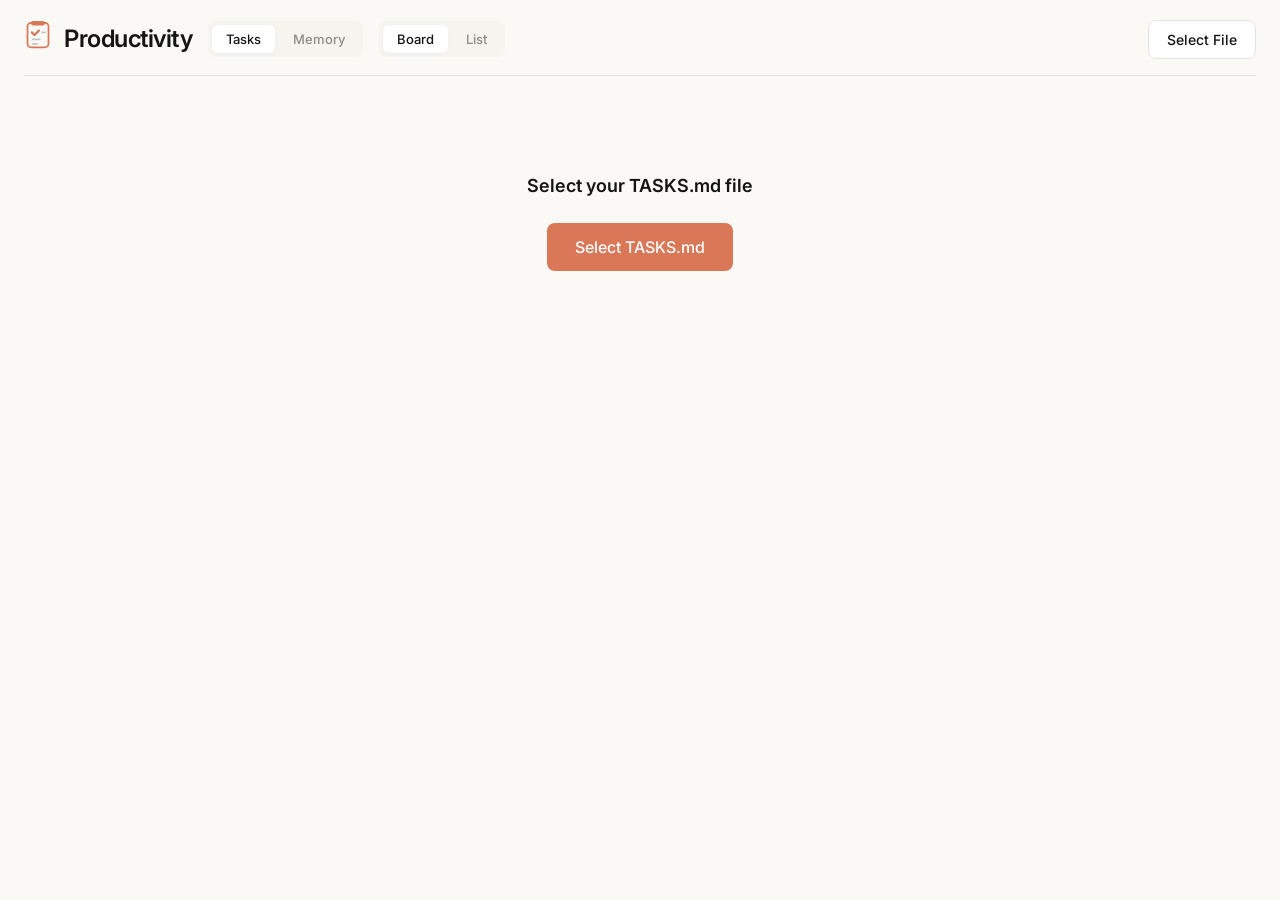
<file: dashboard.html>
<!DOCTYPE html>
<html lang="en">
<head>
  <meta charset="UTF-8">
  <meta name="viewport" content="width=device-width, initial-scale=1.0">
  <title>Productivity</title>
  <link rel="icon" type="image/svg+xml" href="data:image/svg+xml,%3Csvg xmlns='http://www.w3.org/2000/svg' viewBox='0 0 32 32'%3E%3Crect x='4' y='2' width='24' height='28' rx='4' fill='%23faf9f5' stroke='%23D97757' stroke-width='2'/%3E%3Crect x='8' y='0' width='16' height='5' rx='2.5' fill='%23D97757'/%3E%3Cpath d='M9 13l3 3 5-5' fill='none' stroke='%23D97757' stroke-width='2.5' stroke-linecap='round' stroke-linejoin='round'/%3E%3Crect x='20' y='12' width='5' height='2' rx='1' fill='%23c4c4c2'/%3E%3Crect x='9' y='20' width='10' height='2' rx='1' fill='%23c4c4c2'/%3E%3Crect x='9' y='25' width='7' height='2' rx='1' fill='%23c4c4c2'/%3E%3C/svg%3E">
  <link rel="preconnect" href="https://fonts.googleapis.com">
  <link rel="preconnect" href="https://fonts.gstatic.com" crossorigin>
  <link href="https://fonts.googleapis.com/css2?family=Inter:wght@400;500;600&display=swap" rel="stylesheet">
  <style>
    * { box-sizing: border-box; margin: 0; padding: 0; }

    :root {
      --bg-primary: #faf9f5;
      --bg-secondary: #F5F4EF;
      --bg-card: #ffffff;
      --text-primary: #141413;
      --text-secondary: #5c5c5a;
      --text-muted: #8c8c8a;
      --accent: #D97757;
      --accent-hover: #c4684a;
      --border: #e5e4df;
      --border-light: #eeeee9;
      --shadow: rgba(20, 20, 19, 0.04);
      --shadow-hover: rgba(20, 20, 19, 0.08);
    }

    body {
      font-family: 'Inter', -apple-system, BlinkMacSystemFont, sans-serif;
      background: var(--bg-primary);
      color: var(--text-primary);
      height: 100vh;
      padding: 20px 24px;
      line-height: 1.5;
      overflow: hidden;
      display: flex;
      flex-direction: column;
    }

    header {
      display: flex;
      justify-content: space-between;
      align-items: center;
      margin-bottom: 16px;
      padding-bottom: 16px;
      border-bottom: 1px solid var(--border);
      flex-shrink: 0;
    }

    h1 {
      font-size: 1.5rem;
      font-weight: 600;
      letter-spacing: -0.02em;
    }

    h2 { font-size: 1.1rem; font-weight: 600; margin-bottom: 12px; color: var(--text-secondary); }

    .header-left {
      display: flex;
      align-items: flex-start;
      gap: 0;
    }

    .view-toggle {
      display: flex;
      gap: 4px;
      background: var(--bg-secondary);
      padding: 4px;
      border-radius: 8px;
      margin-left: 16px;
    }

    .view-toggle button {
      background: transparent;
      border: none;
      padding: 6px 14px;
      font-size: 13px;
      color: var(--text-muted);
      border-radius: 6px;
    }

    .view-toggle button:hover {
      color: var(--text-primary);
      background: transparent;
    }

    .view-toggle button.active {
      background: var(--bg-card);
      color: var(--text-primary);
      box-shadow: 0 1px 3px var(--shadow);
    }

    .buttons { display: flex; gap: 12px; }

    button {
      background: var(--bg-card);
      color: var(--text-primary);
      border: 1px solid var(--border);
      padding: 10px 18px;
      border-radius: 8px;
      cursor: pointer;
      font-size: 14px;
      font-weight: 500;
      font-family: inherit;
      transition: all 0.15s ease;
    }

    button:hover {
      background: var(--bg-secondary);
      border-color: var(--text-muted);
    }

    button.primary {
      background: var(--accent);
      color: white;
      border-color: var(--accent);
    }

    button.primary:hover {
      background: var(--accent-hover);
      border-color: var(--accent-hover);
    }

    button:disabled {
      opacity: 0.4;
      cursor: not-allowed;
    }

    /* ===== TASKS STYLES ===== */

    .board {
      display: flex;
      gap: 24px;
      overflow-x: auto;
      overflow-y: hidden;
      padding-bottom: 24px;
      flex: 1;
      min-height: 0;
    }

    .column {
      background: var(--bg-secondary);
      border-radius: 12px;
      min-width: 340px;
      max-width: 340px;
      display: flex;
      flex-direction: column;
      height: 100%;
      max-height: 100%;
    }

    .column-header {
      padding: 16px 18px;
      font-weight: 600;
      font-size: 13px;
      text-transform: uppercase;
      letter-spacing: 0.05em;
      color: var(--text-secondary);
      display: flex;
      justify-content: space-between;
      align-items: center;
      cursor: grab;
    }

    .column-header:active {
      cursor: grabbing;
    }

    .column.dragging-column {
      opacity: 0.5;
    }

    .column-drop-indicator {
      width: 3px;
      background: var(--accent);
      border-radius: 2px;
      margin: 0 -2px;
      min-height: 100px;
    }

    .column-header .count {
      background: var(--bg-card);
      padding: 3px 10px;
      border-radius: 12px;
      font-size: 12px;
      font-weight: 500;
      color: var(--text-muted);
    }

    .cards {
      flex: 1;
      overflow-y: auto;
      padding: 0 12px 12px;
      min-height: 100px;
    }

    .cards.drag-over {
      background: rgba(217, 119, 87, 0.05);
      border-radius: 8px;
    }

    .task-card {
      background: var(--bg-card);
      border: 1px solid var(--border-light);
      border-radius: 10px;
      padding: 14px 16px;
      margin-bottom: 10px;
      cursor: grab;
      transition: all 0.15s ease;
      box-shadow: 0 1px 3px var(--shadow);
      position: relative;
    }

    .task-card:hover {
      box-shadow: 0 4px 12px var(--shadow-hover);
      border-color: var(--border);
    }

    .task-card .add-on-hover {
      display: none;
    }

    .task-card:hover .add-on-hover {
      display: block;
    }

    .task-card .delete-btn {
      display: none;
      position: absolute;
      top: 8px;
      right: 8px;
      background: transparent;
      border: none;
      color: var(--text-muted);
      cursor: pointer;
      padding: 4px 6px;
      font-size: 14px;
      line-height: 1;
      border-radius: 4px;
    }

    .task-card:hover .delete-btn {
      display: block;
    }

    .task-card .delete-btn:hover {
      background: var(--bg-secondary);
      color: var(--accent);
    }

    .task-card.dragging {
      opacity: 0.5;
      transform: rotate(2deg);
    }

    .card-title {
      font-size: 14px;
      font-weight: 500;
      line-height: 1.5;
      color: var(--text-primary);
    }

    .card-note {
      font-size: 13px;
      color: var(--text-muted);
      margin-top: 6px;
      line-height: 1.4;
      overflow-wrap: break-word;
      word-break: break-word;
    }

    .card-subtasks {
      margin-top: 10px;
      padding-top: 10px;
      border-top: 1px solid var(--border-light);
      font-size: 13px;
      color: var(--text-secondary);
    }

    .subtask {
      padding: 3px 0;
      display: flex;
      align-items: flex-start;
      gap: 8px;
    }

    .checkbox {
      width: 18px;
      height: 18px;
      min-width: 18px;
      min-height: 18px;
      flex-shrink: 0;
      border: 2px solid var(--border);
      border-radius: 5px;
      display: inline-flex;
      align-items: center;
      justify-content: center;
      vertical-align: middle;
      cursor: pointer;
      transition: all 0.15s ease;
      background: var(--bg-card);
    }

    .checkbox:hover {
      border-color: var(--accent);
    }

    .checkbox.checked {
      background: var(--accent);
      border-color: var(--accent);
    }

    .checkbox.checked::after {
      content: '';
      width: 5px;
      height: 9px;
      border: solid white;
      border-width: 0 2px 2px 0;
      transform: rotate(45deg);
      margin-bottom: 2px;
    }

    .empty-state {
      text-align: center;
      padding: 80px 40px;
      color: var(--text-muted);
    }

    .empty-state button {
      font-size: 16px;
      padding: 14px 28px;
      background: var(--accent);
      border: none;
      color: white;
    }

    .empty-state button:hover {
      background: var(--accent-hover);
    }

    .status-bar {
      position: fixed;
      bottom: 24px;
      left: 50%;
      transform: translateX(-50%);
      background: var(--text-primary);
      color: var(--bg-primary);
      padding: 12px 24px;
      border-radius: 10px;
      font-size: 13px;
      font-weight: 500;
      opacity: 0;
      transition: opacity 0.2s ease;
      box-shadow: 0 4px 20px rgba(20, 20, 19, 0.15);
      z-index: 200;
    }

    .status-bar.visible { opacity: 1; }

    .add-card {
      padding: 12px;
    }

    .add-card button {
      width: 100%;
      background: transparent;
      border: 2px dashed var(--border);
      color: var(--text-muted);
      font-weight: 500;
    }

    .add-card button:hover {
      border-color: var(--accent);
      color: var(--accent);
      background: transparent;
    }

    .new-task-input {
      width: 100%;
      background: var(--bg-card);
      border: 2px solid var(--accent);
      border-radius: 8px;
      padding: 12px;
      color: var(--text-primary);
      font-size: 14px;
      font-family: inherit;
      resize: none;
    }

    .new-task-input:focus {
      outline: none;
    }

    .new-task-input::placeholder {
      color: var(--text-muted);
    }

    /* Scrollbar styling */
    .cards::-webkit-scrollbar,
    .list-view::-webkit-scrollbar {
      width: 6px;
    }

    .cards::-webkit-scrollbar-track,
    .list-view::-webkit-scrollbar-track {
      background: transparent;
    }

    .cards::-webkit-scrollbar-thumb,
    .list-view::-webkit-scrollbar-thumb {
      background: var(--border);
      border-radius: 3px;
    }

    .cards::-webkit-scrollbar-thumb:hover,
    .list-view::-webkit-scrollbar-thumb:hover {
      background: var(--text-muted);
    }

    /* List View Styles */
    .list-view {
      max-width: 800px;
      margin: 0 auto;
      flex: 1;
      overflow-y: auto;
      overflow-x: hidden;
      min-height: 0;
    }

    .list-section {
      margin-bottom: 28px;
    }

    .list-section.drag-over {
      background: rgba(217, 119, 87, 0.05);
      border-radius: 8px;
      margin: 0 -12px 32px;
      padding: 0 12px;
    }

    .list-section-header {
      font-size: 13px;
      font-weight: 600;
      text-transform: uppercase;
      letter-spacing: 0.05em;
      color: var(--text-secondary);
      padding: 4px 0;
      margin-bottom: 6px;
      display: flex;
      justify-content: space-between;
      align-items: center;
    }

    .list-section-header .section-title {
      cursor: pointer;
    }

    .list-section-header .section-title:hover {
      color: var(--text-primary);
    }

    .list-section-header .count {
      font-size: 12px;
      color: var(--text-muted);
      font-weight: 500;
    }

    .list-item {
      display: flex;
      align-items: flex-start;
      gap: 12px;
      padding: 12px 14px;
      margin-bottom: 6px;
      background: var(--bg-card);
      border: 1px solid var(--border-light);
      cursor: grab;
      position: relative;
      border-radius: 10px;
      transition: all 0.15s ease;
      box-shadow: 0 1px 3px var(--shadow);
    }

    .list-item:active {
      cursor: grabbing;
    }

    .list-item:hover {
      box-shadow: 0 4px 12px var(--shadow-hover);
      border-color: var(--border);
    }

    .list-item.dragging {
      opacity: 0.5;
      background: var(--bg-secondary);
    }

    .list-item .checkbox {
      margin-top: 2px;
      flex-shrink: 0;
    }

    .list-item-content {
      flex: 1;
      min-width: 0;
    }

    .list-item-title {
      font-size: 15px;
      color: var(--text-primary);
      line-height: 1.4;
    }

    .list-item-title.checked {
      color: var(--text-muted);
      text-decoration: line-through;
    }

    .list-item-note {
      font-size: 13px;
      color: var(--text-muted);
      margin-top: 4px;
      cursor: pointer;
    }

    .list-item-note:hover {
      color: var(--text-secondary);
    }

    .list-item-note.add-note {
      font-style: italic;
      display: none;
    }

    .list-item:hover .list-item-note.add-note {
      display: block;
    }

    .list-item-subtasks {
      margin-top: 8px;
      padding-left: 2px;
    }

    .list-item-subtask {
      display: flex;
      align-items: flex-start;
      gap: 8px;
      padding: 3px 0;
      font-size: 13px;
      color: var(--text-secondary);
    }

    .list-item-subtask .checkbox {
      width: 16px;
      height: 16px;
      min-width: 16px;
      min-height: 16px;
      margin-top: 1px;
    }

    .list-item-subtask span {
      cursor: pointer;
    }

    .list-item-subtask span:hover {
      color: var(--text-primary);
    }

    .list-item-add-subtask {
      font-size: 13px;
      color: var(--text-muted);
      font-style: italic;
      cursor: pointer;
      padding: 3px 0;
      padding-left: 24px;
      display: none;
    }

    .list-item:hover .list-item-add-subtask {
      display: block;
    }

    .list-item-add-subtask:hover {
      color: var(--accent);
    }

    .list-item-section {
      font-size: 11px;
      color: var(--text-muted);
      background: var(--bg-secondary);
      padding: 2px 8px;
      border-radius: 4px;
      white-space: nowrap;
    }

    .list-item-actions {
      display: none;
      position: absolute;
      top: 8px;
      right: 8px;
    }

    .list-item:hover .list-item-actions {
      display: flex;
      gap: 4px;
    }

    .list-item-actions button {
      background: transparent;
      border: none;
      color: var(--text-muted);
      cursor: pointer;
      padding: 4px 6px;
      font-size: 14px;
      line-height: 1;
      border-radius: 4px;
    }

    .list-item-actions button:hover {
      background: var(--bg-card);
      color: var(--accent);
    }

    .list-drop-indicator {
      height: 3px;
      background: var(--accent);
      border-radius: 2px;
      margin: 2px -12px;
    }

    .list-add-section {
      margin-top: 16px;
      padding: 16px;
      border: 2px dashed var(--border);
      border-radius: 8px;
      text-align: center;
      cursor: pointer;
      color: var(--text-muted);
      font-size: 14px;
      font-weight: 500;
      transition: all 0.15s ease;
    }

    .list-add-section:hover {
      border-color: var(--accent);
      color: var(--accent);
    }

    .quick-add {
      display: flex;
      align-items: center;
      gap: 12px;
      padding: 12px 0;
    }

    .quick-add-input {
      flex: 1;
      background: transparent;
      border: none;
      font-size: 15px;
      color: var(--text-primary);
      font-family: inherit;
      outline: none;
    }

    .quick-add-input::placeholder {
      color: var(--text-muted);
    }

    .quick-add-section {
      font-size: 12px;
      color: var(--text-muted);
      background: var(--bg-secondary);
      padding: 4px 10px;
      border-radius: 6px;
      cursor: pointer;
      border: 1px solid var(--border);
    }

    .quick-add-section:hover {
      border-color: var(--accent);
    }

    .section-picker {
      position: absolute;
      background: var(--bg-card);
      border: 1px solid var(--border);
      border-radius: 8px;
      box-shadow: 0 4px 20px var(--shadow-hover);
      padding: 4px;
      z-index: 100;
    }

    .section-picker button {
      display: block;
      width: 100%;
      text-align: left;
      padding: 8px 12px;
      font-size: 13px;
      background: transparent;
      border: none;
      border-radius: 6px;
    }

    .section-picker button:hover {
      background: var(--bg-secondary);
    }

    /* ===== MEMORY STYLES ===== */

    .memory-tabs {
      display: flex;
      gap: 4px;
      margin-bottom: 12px;
      flex-wrap: wrap;
      background: var(--bg-secondary);
      padding: 4px;
      border-radius: 8px;
      flex-shrink: 0;
    }

    .memory-tab {
      background: transparent;
      color: var(--text-muted);
      padding: 8px 16px;
      border: none;
      border-radius: 6px;
      cursor: pointer;
      font-size: 13px;
      font-weight: 500;
      transition: all 0.15s ease;
      text-transform: capitalize;
    }

    .memory-tab:hover { color: var(--text-primary); }

    .memory-tab.active {
      color: var(--text-primary);
      background: var(--bg-card);
      box-shadow: 0 1px 3px var(--shadow);
    }

    .memory-tab .count {
      background: var(--bg-secondary);
      padding: 2px 8px;
      border-radius: 10px;
      font-size: 11px;
      margin-left: 6px;
      color: var(--text-muted);
    }

    .memory-tab.active .count {
      background: var(--border-light);
    }

    .memory-grid {
      display: grid;
      grid-template-columns: repeat(auto-fill, minmax(300px, 1fr));
      gap: 16px;
    }

    .memory-flat-table {
      width: 100%;
      border-collapse: collapse;
      font-size: 13px;
    }

    .memory-flat-table th {
      text-align: left;
      padding: 10px 16px;
      font-weight: 500;
      color: var(--text-muted);
      border-bottom: 1px solid var(--border);
      font-size: 12px;
      text-transform: uppercase;
      letter-spacing: 0.03em;
    }

    .memory-flat-table td {
      padding: 9px 16px;
      border-bottom: 1px solid var(--border-light);
      color: var(--text-primary);
      line-height: 1.4;
    }

    .memory-flat-table td:first-child {
      color: var(--text-muted);
      font-weight: 500;
      white-space: nowrap;
      width: 120px;
    }

    .memory-flat-table tr:last-child td {
      border-bottom: none;
    }

    .memory-flat-table tr:hover td {
      background: var(--bg-secondary);
    }

    .memory-card {
      background: var(--bg-card);
      border: 1px solid var(--border-light);
      border-radius: 10px;
      padding: 16px;
      cursor: pointer;
      transition: all 0.15s ease;
      box-shadow: 0 1px 3px var(--shadow);
    }

    .memory-card:hover {
      border-color: var(--accent);
      box-shadow: 0 4px 12px var(--shadow-hover);
    }

    .memory-card-title {
      font-size: 15px;
      font-weight: 600;
      margin-bottom: 8px;
      display: flex;
      align-items: center;
      gap: 8px;
      color: var(--text-primary);
    }

    .memory-card-meta {
      font-size: 13px;
      color: var(--text-muted);
      margin-bottom: 8px;
    }

    .memory-card-preview {
      font-size: 13px;
      color: var(--text-secondary);
      line-height: 1.5;
      overflow: hidden;
      display: -webkit-box;
      -webkit-line-clamp: 4;
      -webkit-box-orient: vertical;
    }

    .memory-card-fields {
      margin-top: 10px;
      font-size: 12px;
    }

    .memory-card-field {
      display: flex;
      gap: 8px;
      margin-bottom: 4px;
    }

    .memory-card-field-label {
      color: var(--text-muted);
      min-width: 80px;
    }

    .memory-card-field-value {
      color: var(--text-secondary);
    }

    .file-card {
      background: var(--bg-card);
      border: 1px solid var(--border-light);
      border-radius: 10px;
      margin-bottom: 16px;
      box-shadow: 0 1px 3px var(--shadow);
    }

    .file-card-header {
      padding: 16px;
      border-bottom: 1px solid var(--border-light);
      display: flex;
      justify-content: space-between;
      align-items: center;
      cursor: pointer;
    }

    .file-card-header:hover {
      background: var(--bg-secondary);
    }

    .file-card-title {
      font-size: 14px;
      font-weight: 600;
      color: var(--text-primary);
    }

    .file-card-content {
      padding: 16px;
      font-size: 13px;
      line-height: 1.6;
      white-space: pre-wrap;
      font-family: ui-monospace, SFMono-Regular, Menlo, Monaco, Consolas, monospace;
      overflow-y: auto;
      display: none;
      color: var(--text-secondary);
    }

    .file-card-content.expanded {
      display: block;
    }

    .stats {
      display: flex;
      gap: 16px;
      margin-bottom: 24px;
      flex-wrap: wrap;
    }

    .stat {
      background: var(--bg-card);
      border: 1px solid var(--border-light);
      border-radius: 10px;
      padding: 16px 24px;
      min-width: 100px;
      box-shadow: 0 1px 3px var(--shadow);
    }

    .stat-value {
      font-size: 28px;
      font-weight: 600;
      color: var(--accent);
    }

    .stat-label {
      font-size: 12px;
      color: var(--text-muted);
      text-transform: capitalize;
      margin-top: 4px;
    }

    .search-box {
      background: var(--bg-card);
      border: 1px solid var(--border);
      border-radius: 8px;
      padding: 10px 16px;
      display: flex;
      align-items: center;
      gap: 10px;
      margin-bottom: 20px;
    }

    .search-box input {
      flex: 1;
      background: transparent;
      border: none;
      color: var(--text-primary);
      font-size: 14px;
      font-family: inherit;
      outline: none;
    }

    .search-box input::placeholder {
      color: var(--text-muted);
    }

    .add-btn {
      background: transparent;
      border: 2px dashed var(--border);
      color: var(--text-muted);
      padding: 40px;
      border-radius: 10px;
      cursor: pointer;
      transition: all 0.15s ease;
      display: flex;
      align-items: center;
      justify-content: center;
      font-size: 14px;
      font-weight: 500;
    }

    .add-btn:hover {
      border-color: var(--accent);
      color: var(--accent);
    }

    .markdown-content {
      line-height: 1.6;
      color: var(--text-secondary);
    }

    .markdown-content h1 { font-size: 1.4em; margin: 16px 0 8px; color: var(--text-primary); }
    .markdown-content h2 { font-size: 1.2em; margin: 14px 0 6px; color: var(--text-primary); }
    .markdown-content h3 { font-size: 1.1em; margin: 12px 0 4px; color: var(--text-secondary); }
    .markdown-content p { margin: 8px 0; }
    .markdown-content ul, .markdown-content ol { margin: 8px 0 8px 20px; }
    .markdown-content li { margin: 4px 0; }
    .markdown-content code {
      background: var(--bg-secondary);
      padding: 2px 6px;
      border-radius: 4px;
      font-family: ui-monospace, SFMono-Regular, Menlo, Monaco, Consolas, monospace;
      color: var(--text-primary);
    }
    .markdown-content pre {
      background: var(--bg-secondary);
      padding: 12px;
      border-radius: 8px;
      overflow-x: auto;
      margin: 8px 0;
      border: 1px solid var(--border-light);
    }
    .markdown-content table {
      width: 100%;
      border-collapse: collapse;
      margin: 8px 0;
      font-size: 13px;
    }
    .markdown-content th, .markdown-content td {
      padding: 12px 16px;
      text-align: left;
      border-bottom: 1px solid var(--border-light);
    }
    .markdown-content th {
      background: var(--bg-secondary);
      font-weight: 600;
      font-size: 12px;
      text-transform: uppercase;
      letter-spacing: 0.05em;
      color: var(--text-secondary);
    }

    /* Modal */
    .modal-overlay {
      display: none;
      position: fixed;
      top: 0;
      left: 0;
      right: 0;
      bottom: 0;
      background: rgba(20, 20, 19, 0.5);
      z-index: 100;
      align-items: center;
      justify-content: center;
    }

    .modal-overlay.visible {
      display: flex;
    }

    .modal {
      background: var(--bg-card);
      border-radius: 12px;
      width: 90%;
      max-width: 800px;
      max-height: 85vh;
      overflow: hidden;
      display: flex;
      flex-direction: column;
      box-shadow: 0 20px 60px rgba(20, 20, 19, 0.2);
    }

    .modal-header {
      padding: 20px;
      border-bottom: 1px solid var(--border);
      display: flex;
      justify-content: space-between;
      align-items: center;
    }

    .modal-header h3 {
      font-size: 18px;
      font-weight: 600;
      color: var(--text-primary);
    }

    .modal-close {
      background: transparent;
      border: none;
      color: var(--text-muted);
      font-size: 24px;
      cursor: pointer;
      padding: 0;
      line-height: 1;
    }

    .modal-close:hover { color: var(--text-primary); }

    .modal-body {
      padding: 20px;
      overflow-y: auto;
      flex: 1;
    }

    .modal-footer {
      padding: 16px 20px;
      border-top: 1px solid var(--border);
      display: flex;
      justify-content: flex-end;
      gap: 10px;
    }

    .form-group {
      margin-bottom: 16px;
    }

    .form-group label {
      display: block;
      font-size: 12px;
      font-weight: 600;
      color: var(--text-secondary);
      text-transform: uppercase;
      letter-spacing: 0.05em;
      margin-bottom: 6px;
    }

    .form-group textarea {
      width: 100%;
      background: var(--bg-secondary);
      border: 1px solid var(--border);
      border-radius: 8px;
      padding: 12px;
      color: var(--text-primary);
      font-size: 13px;
      font-family: ui-monospace, SFMono-Regular, Menlo, Monaco, Consolas, monospace;
      line-height: 1.5;
      min-height: 300px;
      resize: vertical;
    }

    .form-group textarea:focus {
      outline: none;
      border-color: var(--accent);
    }

    /* Tab panel containers */
    .tab-panel {
      display: none;
      flex: 1;
      min-height: 0;
      flex-direction: column;
    }

    .tab-panel.active {
      display: flex;
    }

    /* Memory panel scrollable area */
    .memory-content-area {
      flex: 1;
      overflow-y: auto;
      min-height: 0;
    }

    .memory-content-area::-webkit-scrollbar {
      width: 6px;
    }

    .memory-content-area::-webkit-scrollbar-track {
      background: transparent;
    }

    .memory-content-area::-webkit-scrollbar-thumb {
      background: var(--border);
      border-radius: 3px;
    }

    .memory-content-area::-webkit-scrollbar-thumb:hover {
      background: var(--text-muted);
    }

    .file-card-content::-webkit-scrollbar,
    .modal-body::-webkit-scrollbar {
      width: 6px;
    }

    .file-card-content::-webkit-scrollbar-track,
    .modal-body::-webkit-scrollbar-track {
      background: transparent;
    }

    .file-card-content::-webkit-scrollbar-thumb,
    .modal-body::-webkit-scrollbar-thumb {
      background: var(--border);
      border-radius: 3px;
    }

    .file-card-content::-webkit-scrollbar-thumb:hover,
    .modal-body::-webkit-scrollbar-thumb:hover {
      background: var(--text-muted);
    }

    /* File path display */
    .file-path {
      font-size: 13px;
      color: var(--text-muted);
      margin-top: 2px;
    }
  </style>
</head>
<body>
  <header>
    <div class="header-left">
      <svg width="28" height="28" viewBox="0 0 32 32" style="margin-right: 12px; flex-shrink: 0;">
        <rect x="4" y="2" width="24" height="28" rx="4" fill="#faf9f5" stroke="#D97757" stroke-width="2"/>
        <rect x="8" y="0" width="16" height="5" rx="2.5" fill="#D97757"/>
        <path d="M9 13l3 3 5-5" fill="none" stroke="#D97757" stroke-width="2.5" stroke-linecap="round" stroke-linejoin="round"/>
        <rect x="20" y="12" width="5" height="2" rx="1" fill="#c4c4c2"/>
        <rect x="9" y="20" width="10" height="2" rx="1" fill="#c4c4c2"/>
        <rect x="9" y="25" width="7" height="2" rx="1" fill="#c4c4c2"/>
      </svg>
      <div>
        <h1>Productivity</h1>
        <div id="filePath" class="file-path"></div>
      </div>
      <div class="view-toggle" id="mainTabToggle">
        <button id="tasksTabBtn" class="active">Tasks</button>
        <button id="memoryTabBtn">Memory</button>
      </div>
      <div class="view-toggle" id="taskViewToggle">
        <button id="boardViewBtn" class="active">Board</button>
        <button id="listViewBtn">List</button>
      </div>
    </div>
    <div class="buttons">
      <button id="openTaskBtn">Select File</button>
      <button id="openMemoryBtn" style="display: none;">Open Folder</button>
      <button id="saveBtn" class="primary" disabled style="display: none;">Save</button>
    </div>
  </header>

  <!-- TASKS TAB PANEL -->
  <div class="tab-panel active" id="tasksPanel">
    <div class="list-view" id="listView" style="display: none;"></div>
    <div class="board" id="board">
      <div class="empty-state" id="boardEmptyState" style="width: 100%;">
        <p style="margin-bottom: 24px; font-size: 18px; font-weight: 600; color: var(--text-primary);">Select your TASKS.md file</p>
        <button id="openBtnLarge">Select TASKS.md</button>
      </div>
    </div>
  </div>

  <!-- MEMORY TAB PANEL -->
  <div class="tab-panel" id="memoryPanel">
    <div id="memoryEmptyState" class="empty-state">
      <p style="margin-bottom: 24px; font-size: 18px; font-weight: 600; color: var(--text-primary);">Select your project folder</p>
      <button id="openMemoryBtnLarge">Select Folder</button>
    </div>
    <div id="memoryMainContent" style="display: none; flex-direction: column; min-height: 0; flex: 1;">
      <div class="memory-tabs" id="memoryTabsContainer"></div>
      <div class="memory-content-area">
        <div id="memoryContentContainer"></div>
      </div>
    </div>
  </div>

  <!-- MODAL (shared for memory) -->
  <div class="modal-overlay" id="modalOverlay">
    <div class="modal">
      <div class="modal-header">
        <h3 id="modalTitle">Edit</h3>
        <button class="modal-close" id="modalClose">&times;</button>
      </div>
      <div class="modal-body" id="modalBody"></div>
      <div class="modal-footer">
        <button id="modalCancel">Cancel</button>
        <button id="modalSave" class="primary">Save</button>
      </div>
    </div>
  </div>

  <div class="status-bar" id="status"></div>

  <script>
    // ===== SHARED STATE =====
    let activeMainTab = 'tasks'; // 'tasks' or 'memory'

    const statusEl = document.getElementById('status');
    const filePathEl = document.getElementById('filePath');

    function showStatus(msg) {
      statusEl.textContent = msg;
      statusEl.classList.add('visible');
      setTimeout(() => statusEl.classList.remove('visible'), 2000);
    }

    // ===== MAIN TAB SWITCHING =====
    const tasksTabBtn = document.getElementById('tasksTabBtn');
    const memoryTabBtn = document.getElementById('memoryTabBtn');
    const tasksPanel = document.getElementById('tasksPanel');
    const memoryPanel = document.getElementById('memoryPanel');
    const taskViewToggle = document.getElementById('taskViewToggle');
    const openTaskBtn = document.getElementById('openTaskBtn');
    const openMemoryBtn = document.getElementById('openMemoryBtn');
    const saveBtn = document.getElementById('saveBtn');

    function switchMainTab(tab) {
      activeMainTab = tab;

      tasksTabBtn.classList.toggle('active', tab === 'tasks');
      memoryTabBtn.classList.toggle('active', tab === 'memory');

      tasksPanel.classList.toggle('active', tab === 'tasks');
      memoryPanel.classList.toggle('active', tab === 'memory');

      // Show/hide view toggle for tasks
      taskViewToggle.style.display = tab === 'tasks' ? 'flex' : 'none';

      // Show/hide appropriate buttons
      openTaskBtn.style.display = tab === 'tasks' ? 'inline-flex' : 'none';
      openMemoryBtn.style.display = tab === 'memory' ? 'inline-flex' : 'none';
      saveBtn.style.display = tab === 'tasks' ? 'inline-flex' : 'none';

      // Update file path display
      if (tab === 'tasks') {
        filePathEl.textContent = taskFileHandle ? taskFileName : '';
      } else {
        filePathEl.textContent = memoryDirHandle ? memoryDirHandle.name : '';
      }
    }

    tasksTabBtn.addEventListener('click', () => switchMainTab('tasks'));
    memoryTabBtn.addEventListener('click', () => switchMainTab('memory'));

    // ============================================================
    // ===== TASKS FUNCTIONALITY =====
    // ============================================================

    let taskFileHandle = null;
    let taskFileName = '';
    let sections = [];
    let tasks = {};
    let hasChanges = false;
    let currentView = 'board';
    let quickAddSection = null;

    const board = document.getElementById('board');
    const listView = document.getElementById('listView');
    const listViewBtn = document.getElementById('listViewBtn');
    const boardViewBtn = document.getElementById('boardViewBtn');

    function taskSectionId(name) {
      return name.toLowerCase().replace(/[^a-z0-9]+/g, '-').replace(/^-|-$/g, '');
    }

    function parseTaskMarkdown(content) {
      const resultSections = [];
      const resultTasks = {};
      let currentSection = null;
      let currentSectionId = null;

      const lines = content.split('\n');
      let currentTask = null;

      for (const line of lines) {
        const headerMatch = line.match(/^## \*{0,2}(.+?)\*{0,2}$/);
        if (headerMatch) {
          if (currentTask && currentSectionId) {
            resultTasks[currentSectionId].push(currentTask);
            currentTask = null;
          }

          const sectionName = headerMatch[1].trim();
          currentSectionId = taskSectionId(sectionName);
          currentSection = sectionName;

          if (!resultTasks[currentSectionId]) {
            resultSections.push({ id: currentSectionId, name: sectionName });
            resultTasks[currentSectionId] = [];
          }
        } else if (currentSectionId && line.match(/^- \[[ xX]\]/)) {
          if (currentTask) {
            resultTasks[currentSectionId].push(currentTask);
          }
          const checked = line.match(/\[[xX]\]/) !== null;
          let text = line.replace(/^- \[[ xX]\]\s*/, '');
          let title = text;
          let note = '';

          const boldMatch = text.match(/^\*\*(.+?)\*\*(.*)$/);
          if (boldMatch) {
            title = boldMatch[1];
            note = boldMatch[2].replace(/^\s*-\s*/, '').trim();
          }

          currentTask = {
            id: Date.now() + Math.random(),
            title,
            note,
            checked,
            subtasks: [],
            section: currentSectionId
          };
        } else if (currentTask && line.match(/^\s+- \[[ xX]\]/)) {
          const checked = line.match(/\[[xX]\]/) !== null;
          const text = line.replace(/^\s+- \[[ xX]\]\s*/, '');
          currentTask.subtasks.push({ text, checked });
        }
      }

      if (currentTask && currentSectionId) {
        resultTasks[currentSectionId].push(currentTask);
      }

      return { sections: resultSections, tasks: resultTasks };
    }

    function toMarkdown() {
      let md = '# Tasks\n';

      sections.forEach((section, idx) => {
        md += `\n## ${section.name}\n`;
        const sectionTasks = tasks[section.id] || [];
        sectionTasks.forEach(t => {
          const checkbox = t.checked ? '[x]' : '[ ]';
          const note = t.note ? ` - ${t.note}` : '';
          md += `- ${checkbox} **${t.title}**${note}\n`;
          t.subtasks.forEach(st => {
            const stCheckbox = st.checked ? '[x]' : '[ ]';
            md += `  - ${stCheckbox} ${st.text}\n`;
          });
        });
      });

      return md.trimEnd() + '\n';
    }

    function createCard(task) {
      const card = document.createElement('div');
      card.className = 'task-card';
      card.draggable = true;
      card.dataset.id = task.id;

      let html = `
        <div style="display: flex; align-items: flex-start; gap: 12px;">
          <button class="delete-btn" data-action="delete" title="Delete task">&times;</button>
          <span class="checkbox ${task.checked ? 'checked' : ''}" data-action="toggle"></span>
          <div class="card-title" data-action="edit-title">${escapeHtml(task.title)}</div>
        </div>
      `;

      if (task.note) {
        html += `<div class="card-note" data-action="edit-note" style="cursor: pointer; margin-left: 30px;">${escapeHtml(task.note)}</div>`;
      } else {
        html += `<div class="card-note add-on-hover" data-action="edit-note" style="cursor: pointer; margin-left: 30px; font-style: italic;">+ Add note</div>`;
      }

      if (task.subtasks.length > 0) {
        html += '<div class="card-subtasks" style="margin-left: 30px;">';
        task.subtasks.forEach((st, idx) => {
          html += `<div class="subtask">
            <span class="checkbox ${st.checked ? 'checked' : ''}" data-action="toggle-sub" data-idx="${idx}" style="width: 16px; height: 16px; min-width: 16px; min-height: 16px;"></span>
            <span data-action="edit-subtask" data-idx="${idx}" style="cursor: pointer;">${escapeHtml(st.text)}</span>
          </div>`;
        });
        html += `<div class="subtask add-on-hover" data-action="add-subtask" style="color: var(--text-muted); cursor: pointer; font-style: italic; padding-left: 24px;">+ Add subtask</div>`;
        html += '</div>';
      } else {
        html += `<div class="card-subtasks add-on-hover" style="margin-left: 30px;">
          <div class="subtask" data-action="add-subtask" style="color: var(--text-muted); cursor: pointer; font-style: italic;">+ Add subtask</div>
        </div>`;
      }

      card.innerHTML = html;

      card.addEventListener('dragstart', (e) => {
        card.classList.add('dragging');
        e.dataTransfer.setData('text/plain', task.id);
      });

      card.addEventListener('dragend', () => {
        card.classList.remove('dragging');
      });

      card.addEventListener('click', (e) => {
        const action = e.target.dataset.action;
        if (action === 'toggle') {
          task.checked = !task.checked;
          markChanged();
          renderTasks();
        } else if (action === 'toggle-sub') {
          const idx = parseInt(e.target.dataset.idx);
          task.subtasks[idx].checked = !task.subtasks[idx].checked;
          markChanged();
          renderTasks();
        } else if (action === 'edit-title') {
          startEditingTitle(e.target, task);
        } else if (action === 'edit-note') {
          startEditingNote(e.target, task);
        } else if (action === 'edit-subtask') {
          const idx = parseInt(e.target.dataset.idx);
          startEditingSubtask(e.target, task, idx);
        } else if (action === 'add-subtask') {
          startAddingSubtask(e.target, task);
        } else if (action === 'delete') {
          deleteTask(task);
        }
      });

      return card;
    }

    function startEditingTitle(titleEl, task) {
      const input = document.createElement('input');
      input.type = 'text';
      input.value = task.title;
      input.style.cssText = 'width: 100%; background: var(--bg-card); border: 2px solid var(--accent); border-radius: 6px; padding: 6px 10px; color: var(--text-primary); font-size: 14px; font-family: inherit; outline: none;';

      titleEl.replaceWith(input);
      input.focus();
      input.select();

      let saved = false;
      const saveEdit = () => {
        if (saved) return;
        saved = true;
        const newTitle = input.value.trim();
        if (newTitle && newTitle !== task.title) {
          task.title = newTitle;
          markChanged();
        }
        renderTasks();
      };

      input.addEventListener('keydown', (e) => {
        if (e.key === 'Enter') { e.preventDefault(); saveEdit(); }
        else if (e.key === 'Escape') { saved = true; renderTasks(); }
      });
      input.addEventListener('blur', saveEdit);
    }

    function startEditingNote(noteEl, task) {
      const input = document.createElement('input');
      input.type = 'text';
      input.value = task.note || '';
      input.placeholder = 'Add a note...';
      input.style.cssText = 'width: 100%; background: var(--bg-card); border: 2px solid var(--accent); border-radius: 6px; padding: 4px 8px; color: var(--text-primary); font-size: 13px; font-family: inherit; outline: none;';

      noteEl.replaceWith(input);
      input.focus();

      let saved = false;
      const saveEdit = () => {
        if (saved) return;
        saved = true;
        task.note = input.value.trim();
        markChanged();
        renderTasks();
      };

      input.addEventListener('keydown', (e) => {
        if (e.key === 'Enter') { e.preventDefault(); saveEdit(); }
        else if (e.key === 'Escape') { saved = true; renderTasks(); }
      });
      input.addEventListener('blur', saveEdit);
    }

    function startEditingSubtask(subtaskEl, task, idx) {
      const input = document.createElement('input');
      input.type = 'text';
      input.value = task.subtasks[idx].text;
      input.style.cssText = 'width: calc(100% - 30px); background: var(--bg-card); border: 2px solid var(--accent); border-radius: 4px; padding: 2px 6px; color: var(--text-primary); font-size: 13px; font-family: inherit; outline: none;';

      subtaskEl.replaceWith(input);
      input.focus();
      input.select();

      let saved = false;
      const saveEdit = () => {
        if (saved) return;
        saved = true;
        const newText = input.value.trim();
        if (newText) { task.subtasks[idx].text = newText; }
        else { task.subtasks.splice(idx, 1); }
        markChanged();
        renderTasks();
      };

      input.addEventListener('keydown', (e) => {
        if (e.key === 'Enter') { e.preventDefault(); saveEdit(); }
        else if (e.key === 'Escape') { saved = true; renderTasks(); }
      });
      input.addEventListener('blur', saveEdit);
    }

    function startAddingSubtask(el, task) {
      const input = document.createElement('input');
      input.type = 'text';
      input.placeholder = 'New subtask...';
      input.style.cssText = 'width: calc(100% - 10px); background: var(--bg-card); border: 2px solid var(--accent); border-radius: 4px; padding: 2px 6px; color: var(--text-primary); font-size: 13px; font-family: inherit; outline: none;';

      el.replaceWith(input);
      input.focus();

      let saved = false;
      const saveEdit = () => {
        if (saved) return;
        saved = true;
        const text = input.value.trim();
        if (text) { task.subtasks.push({ text, checked: false }); markChanged(); }
        renderTasks();
      };

      input.addEventListener('keydown', (e) => {
        if (e.key === 'Enter') { e.preventDefault(); saveEdit(); }
        else if (e.key === 'Escape') { saved = true; renderTasks(); }
      });
      input.addEventListener('blur', saveEdit);
    }

    function startEditingColumnTitle(titleEl, colId) {
      const section = sections.find(s => s.id === colId);
      if (!section) return;

      const input = document.createElement('input');
      input.type = 'text';
      input.value = section.name;
      input.style.cssText = 'width: 180px; background: var(--bg-card); border: 2px solid var(--accent); border-radius: 6px; padding: 4px 10px; color: var(--text-primary); font-size: 13px; font-weight: 600; text-transform: uppercase; letter-spacing: 0.05em; font-family: inherit; outline: none;';

      titleEl.replaceWith(input);
      input.focus();
      input.select();

      let saved = false;
      const saveEdit = () => {
        if (saved) return;
        saved = true;
        const newName = input.value.trim();
        if (newName && newName !== section.name) {
          const oldId = section.id;
          section.name = newName;
          const newId = taskSectionId(newName);
          if (newId !== oldId) {
            tasks[newId] = tasks[oldId] || [];
            delete tasks[oldId];
            tasks[newId].forEach(t => t.section = newId);
            section.id = newId;
          }
          markChanged();
        }
        renderTasks();
      };

      input.addEventListener('keydown', (e) => {
        if (e.key === 'Enter') { e.preventDefault(); saveEdit(); }
        else if (e.key === 'Escape') { saved = true; renderTasks(); }
      });
      input.addEventListener('blur', saveEdit);
    }

    function createColumn(id, title, items) {
      const col = document.createElement('div');
      col.className = 'column';
      col.innerHTML = `
        <div class="column-header">
          <span class="column-title" data-section-id="${id}" style="cursor: pointer;">${escapeHtml(title)}</span>
          <span class="count">${items.length}</span>
        </div>
        <div class="cards" data-column="${id}"></div>
        <div class="add-card">
          <button data-add="${id}">+ Add task</button>
        </div>
      `;

      col.querySelector('.column-title').addEventListener('click', (e) => {
        if (!col.dragging) { startEditingColumnTitle(e.target, id); }
      });

      const header = col.querySelector('.column-header');
      header.draggable = true;

      header.addEventListener('dragstart', (e) => {
        e.stopPropagation();
        col.classList.add('dragging-column');
        e.dataTransfer.setData('text/column', id);
        e.dataTransfer.effectAllowed = 'move';
      });

      header.addEventListener('dragend', () => {
        col.classList.remove('dragging-column');
        board.querySelectorAll('.column-drop-indicator').forEach(el => el.remove());
      });

      col.addEventListener('dragover', (e) => {
        if (e.dataTransfer.types.includes('text/column')) {
          e.preventDefault();
          e.stopPropagation();
          board.querySelectorAll('.column-drop-indicator').forEach(el => el.remove());
          const indicator = document.createElement('div');
          indicator.className = 'column-drop-indicator';
          const rect = col.getBoundingClientRect();
          if (e.clientX < rect.left + rect.width / 2) { col.before(indicator); }
          else { col.after(indicator); }
        }
      });

      col.addEventListener('drop', (e) => {
        if (e.dataTransfer.types.includes('text/column')) {
          e.preventDefault();
          e.stopPropagation();
          const fromId = e.dataTransfer.getData('text/column');
          const toId = id;
          if (fromId !== toId) {
            const rect = col.getBoundingClientRect();
            const insertBefore = e.clientX < rect.left + rect.width / 2;
            moveSection(fromId, toId, insertBefore);
          }
          board.querySelectorAll('.column-drop-indicator').forEach(el => el.remove());
        }
      });

      const cardsContainer = col.querySelector('.cards');
      items.forEach(task => { cardsContainer.appendChild(createCard(task)); });

      const getDropPosition = (e) => {
        const allCards = [...cardsContainer.querySelectorAll('.task-card')];
        const visibleCards = allCards.filter(c => !c.classList.contains('dragging'));
        let insertBeforeCard = null;
        let dropIndex = visibleCards.length;
        for (let i = 0; i < visibleCards.length; i++) {
          const rect = visibleCards[i].getBoundingClientRect();
          if (e.clientY < rect.top + rect.height / 2) {
            insertBeforeCard = visibleCards[i];
            dropIndex = i;
            break;
          }
        }
        return { insertBeforeCard, dropIndex };
      };

      const showDropIndicator = (e) => {
        col.querySelectorAll('.drop-indicator').forEach(el => el.remove());
        const { insertBeforeCard } = getDropPosition(e);
        const indicator = document.createElement('div');
        indicator.className = 'drop-indicator';
        indicator.style.cssText = 'height: 3px; background: var(--accent); border-radius: 2px; margin: 5px 0;';
        if (insertBeforeCard) { cardsContainer.insertBefore(indicator, insertBeforeCard); }
        else { cardsContainer.appendChild(indicator); }
      };

      col.addEventListener('dragover', (e) => {
        e.preventDefault();
        cardsContainer.classList.add('drag-over');
        showDropIndicator(e);
      });

      col.addEventListener('dragleave', (e) => {
        if (!col.contains(e.relatedTarget)) {
          cardsContainer.classList.remove('drag-over');
          col.querySelectorAll('.drop-indicator').forEach(el => el.remove());
        }
      });

      col.addEventListener('drop', (e) => {
        e.preventDefault();
        cardsContainer.classList.remove('drag-over');
        col.querySelectorAll('.drop-indicator').forEach(el => el.remove());
        const taskId = parseFloat(e.dataTransfer.getData('text/plain'));
        const { dropIndex } = getDropPosition(e);
        moveTask(taskId, id, dropIndex);
      });

      col.querySelector(`[data-add="${id}"]`).addEventListener('click', () => {
        addNewTask(id, col.querySelector('.cards'));
      });

      return col;
    }

    function addNewTask(sectionId, container) {
      const existing = container.querySelector('.new-task-input');
      if (existing) return;

      const input = document.createElement('textarea');
      input.className = 'new-task-input';
      input.placeholder = 'What needs to be done?';
      input.rows = 2;
      container.appendChild(input);
      input.focus();

      input.addEventListener('keydown', (e) => {
        if (e.key === 'Enter' && !e.shiftKey) {
          e.preventDefault();
          const title = input.value.trim();
          if (title) {
            if (!tasks[sectionId]) tasks[sectionId] = [];
            tasks[sectionId].push({
              id: Date.now() + Math.random(),
              title,
              note: '',
              checked: false,
              subtasks: [],
              section: sectionId
            });
            markChanged();
            renderTasks();
          } else { input.remove(); }
        } else if (e.key === 'Escape') { input.remove(); }
      });

      input.addEventListener('blur', () => { setTimeout(() => input.remove(), 100); });
    }

    function moveSection(fromId, toId, insertBefore) {
      const fromIdx = sections.findIndex(s => s.id === fromId);
      const toIdx = sections.findIndex(s => s.id === toId);
      if (fromIdx === -1 || toIdx === -1) return;
      const [section] = sections.splice(fromIdx, 1);
      let newIdx = sections.findIndex(s => s.id === toId);
      if (!insertBefore) newIdx++;
      sections.splice(newIdx, 0, section);
      markChanged();
      renderTasks();
    }

    function moveTask(taskId, toSectionId, dropIndex = -1) {
      let task = null;
      for (const section of sections) {
        const sectionTasks = tasks[section.id] || [];
        const idx = sectionTasks.findIndex(t => t.id === taskId);
        if (idx !== -1) {
          task = sectionTasks.splice(idx, 1)[0];
          break;
        }
      }
      if (!task) return;
      task.section = toSectionId;
      if (!tasks[toSectionId]) tasks[toSectionId] = [];
      if (dropIndex >= 0 && dropIndex <= tasks[toSectionId].length) {
        tasks[toSectionId].splice(dropIndex, 0, task);
      } else {
        tasks[toSectionId].push(task);
      }
      markChanged();
      renderTasks();
    }

    function deleteTask(task) {
      if (!confirm(`Delete "${task.title}"?`)) return;
      for (const section of sections) {
        const sectionTasks = tasks[section.id] || [];
        const idx = sectionTasks.findIndex(t => t.id === task.id);
        if (idx !== -1) { sectionTasks.splice(idx, 1); break; }
      }
      markChanged();
      renderTasks();
    }

    let saveTimeout = null;
    let lastModified = 0;
    let watchInterval = null;
    let isSaving = false;

    function markChanged() {
      hasChanges = true;
      saveBtn.disabled = false;
      if (saveTimeout) clearTimeout(saveTimeout);
      saveTimeout = setTimeout(autoSave, 500);
    }

    async function autoSave() {
      if (!taskFileHandle || !hasChanges || isSaving) return;
      isSaving = true;
      try {
        const writable = await taskFileHandle.createWritable();
        const content = toMarkdown();
        await writable.write(content);
        await writable.close();
        const file = await taskFileHandle.getFile();
        lastModified = file.lastModified;
        hasChanges = false;
        saveBtn.disabled = true;
        showStatus('Saved');
      } catch (e) {
        showStatus('Save failed: ' + e.message);
      }
      isSaving = false;
    }

    async function checkForExternalChanges() {
      if (!taskFileHandle || hasChanges || isSaving) return;
      try {
        const file = await taskFileHandle.getFile();
        if (file.lastModified > lastModified) {
          lastModified = file.lastModified;
          const content = await file.text();
          const result = parseTaskMarkdown(content);
          sections = result.sections;
          tasks = result.tasks;
          renderTasks();
          showStatus('Reloaded');
        }
      } catch (e) { console.log('Watch error:', e); }
    }

    function startWatching() {
      if (watchInterval) clearInterval(watchInterval);
      watchInterval = setInterval(checkForExternalChanges, 1000);
    }

    function stopWatching() {
      if (watchInterval) { clearInterval(watchInterval); watchInterval = null; }
    }

    function renderTasks() {
      if (currentView === 'board') { renderBoard(); }
      else { renderList(); }
    }

    function renderBoard() {
      board.innerHTML = '';
      sections.forEach(section => {
        const sectionTasks = tasks[section.id] || [];
        board.appendChild(createColumn(section.id, section.name, sectionTasks));
      });

      const addSectionBtn = document.createElement('div');
      addSectionBtn.className = 'column';
      addSectionBtn.style.cssText = 'background: transparent; border: 2px dashed var(--border); display: flex; align-items: center; justify-content: center; cursor: pointer; min-height: 120px;';
      addSectionBtn.innerHTML = '<span style="color: var(--text-muted); font-size: 14px; font-weight: 500;">+ Add Section</span>';
      addSectionBtn.addEventListener('click', () => startAddingSection(addSectionBtn));
      board.appendChild(addSectionBtn);
    }

    function renderList() {
      listView.innerHTML = '';

      if (!quickAddSection && sections.length > 0) {
        quickAddSection = sections[0].id;
      }

      // Quick add at top
      const quickAdd = document.createElement('div');
      quickAdd.className = 'quick-add';
      quickAdd.style.cssText = 'border-bottom: 2px solid var(--border); margin-bottom: 24px; padding-bottom: 16px;';

      const sectionName = sections.find(s => s.id === quickAddSection)?.name || 'Select section';
      quickAdd.innerHTML = `
        <span class="checkbox" style="opacity: 0.3;"></span>
        <input type="text" class="quick-add-input" placeholder="Add a task..." id="quickAddInput">
        <span class="quick-add-section" id="quickAddSectionBtn">${escapeHtml(sectionName)}</span>
      `;
      listView.appendChild(quickAdd);

      const quickInput = document.getElementById('quickAddInput');
      const sectionBtn = document.getElementById('quickAddSectionBtn');

      quickInput.addEventListener('keydown', (e) => {
        if (e.key === 'Enter' && quickInput.value.trim()) {
          const title = quickInput.value.trim();
          if (!tasks[quickAddSection]) tasks[quickAddSection] = [];
          tasks[quickAddSection].unshift({
            id: Date.now() + Math.random(),
            title,
            note: '',
            checked: false,
            subtasks: [],
            section: quickAddSection
          });
          quickInput.value = '';
          markChanged();
          renderTasks();
          setTimeout(() => document.getElementById('quickAddInput')?.focus(), 10);
        }
      });

      sectionBtn.addEventListener('click', (e) => { showSectionPicker(e.target); });

      // Render each section
      sections.forEach(section => {
        const sectionTasks = tasks[section.id] || [];
        const sectionEl = document.createElement('div');
        sectionEl.className = 'list-section';
        sectionEl.dataset.sectionId = section.id;

        const header = document.createElement('div');
        header.className = 'list-section-header';
        header.innerHTML = `
          <span class="section-title" data-section-id="${section.id}">${escapeHtml(section.name)}</span>
          <span class="count">${sectionTasks.length}</span>
        `;

        header.querySelector('.section-title').addEventListener('click', (e) => {
          startEditingListSectionTitle(e.target, section);
        });

        sectionEl.appendChild(header);

        const tasksContainer = document.createElement('div');
        tasksContainer.className = 'list-tasks-container';
        tasksContainer.dataset.sectionId = section.id;

        sectionTasks.forEach(task => {
          tasksContainer.appendChild(createListItem(task, section));
        });

        sectionEl.appendChild(tasksContainer);

        // Drag-and-drop handlers for section
        const getDropPosition = (e, container) => {
          const items = [...container.querySelectorAll('.list-item:not(.dragging)')];
          let insertBeforeEl = null;
          let dropIndex = items.length;
          for (let i = 0; i < items.length; i++) {
            const rect = items[i].getBoundingClientRect();
            if (e.clientY < rect.top + rect.height / 2) {
              insertBeforeEl = items[i];
              dropIndex = i;
              break;
            }
          }
          return { insertBeforeEl, dropIndex };
        };

        const showDropIndicator = (e) => {
          tasksContainer.querySelectorAll('.list-drop-indicator').forEach(el => el.remove());
          const { insertBeforeEl } = getDropPosition(e, tasksContainer);
          const indicator = document.createElement('div');
          indicator.className = 'list-drop-indicator';
          if (insertBeforeEl) { tasksContainer.insertBefore(indicator, insertBeforeEl); }
          else { tasksContainer.appendChild(indicator); }
        };

        sectionEl.addEventListener('dragover', (e) => {
          e.preventDefault();
          sectionEl.classList.add('drag-over');
          showDropIndicator(e);
        });

        sectionEl.addEventListener('dragleave', (e) => {
          if (!sectionEl.contains(e.relatedTarget)) {
            sectionEl.classList.remove('drag-over');
            tasksContainer.querySelectorAll('.list-drop-indicator').forEach(el => el.remove());
          }
        });

        sectionEl.addEventListener('drop', (e) => {
          e.preventDefault();
          sectionEl.classList.remove('drag-over');
          tasksContainer.querySelectorAll('.list-drop-indicator').forEach(el => el.remove());
          const taskId = parseFloat(e.dataTransfer.getData('text/plain'));
          if (!taskId) return;
          const { dropIndex } = getDropPosition(e, tasksContainer);
          moveTask(taskId, section.id, dropIndex);
        });

        listView.appendChild(sectionEl);
      });

      // Add Section button
      const addSectionBtn = document.createElement('div');
      addSectionBtn.className = 'list-add-section';
      addSectionBtn.textContent = '+ Add Section';
      addSectionBtn.addEventListener('click', () => { startAddingListSection(addSectionBtn); });
      listView.appendChild(addSectionBtn);
    }

    function startEditingListSectionTitle(titleEl, section) {
      const input = document.createElement('input');
      input.type = 'text';
      input.value = section.name;
      input.style.cssText = 'width: 200px; background: var(--bg-card); border: 2px solid var(--accent); border-radius: 6px; padding: 4px 10px; color: var(--text-primary); font-size: 13px; font-weight: 600; text-transform: uppercase; letter-spacing: 0.05em; font-family: inherit; outline: none;';

      titleEl.replaceWith(input);
      input.focus();
      input.select();

      let saved = false;
      const saveEdit = () => {
        if (saved) return;
        saved = true;
        const newName = input.value.trim();
        if (newName && newName !== section.name) {
          const oldId = section.id;
          section.name = newName;
          const newId = taskSectionId(newName);
          if (newId !== oldId) {
            tasks[newId] = tasks[oldId] || [];
            delete tasks[oldId];
            tasks[newId].forEach(t => t.section = newId);
            section.id = newId;
          }
          markChanged();
        }
        renderTasks();
      };

      input.addEventListener('keydown', (e) => {
        if (e.key === 'Enter') { e.preventDefault(); saveEdit(); }
        else if (e.key === 'Escape') { saved = true; renderTasks(); }
      });
      input.addEventListener('blur', saveEdit);
    }

    function startAddingListSection(btn) {
      const input = document.createElement('input');
      input.type = 'text';
      input.placeholder = 'Section name...';
      input.style.cssText = 'width: 100%; background: var(--bg-card); border: 2px solid var(--accent); border-radius: 8px; padding: 12px 16px; color: var(--text-primary); font-size: 14px; font-family: inherit; outline: none; text-align: left;';

      btn.innerHTML = '';
      btn.style.border = '2px solid var(--accent)';
      btn.style.cursor = 'default';
      btn.appendChild(input);
      input.focus();

      let saved = false;
      const saveSection = () => {
        if (saved) return;
        saved = true;
        const name = input.value.trim();
        if (name) {
          const id = taskSectionId(name);
          if (!tasks[id]) {
            sections.push({ id, name });
            tasks[id] = [];
            markChanged();
          }
        }
        renderTasks();
      };

      input.addEventListener('keydown', (e) => {
        if (e.key === 'Enter') { e.preventDefault(); saveSection(); }
        else if (e.key === 'Escape') { saved = true; renderTasks(); }
      });
      input.addEventListener('blur', saveSection);
    }

    function createListItem(task, section) {
      const item = document.createElement('div');
      item.className = 'list-item';
      item.draggable = true;
      item.dataset.taskId = task.id;

      item.addEventListener('dragstart', (e) => {
        item.classList.add('dragging');
        e.dataTransfer.setData('text/plain', task.id);
        e.dataTransfer.effectAllowed = 'move';
      });

      item.addEventListener('dragend', () => {
        item.classList.remove('dragging');
        document.querySelectorAll('.list-drop-indicator').forEach(el => el.remove());
        document.querySelectorAll('.list-section.drag-over').forEach(el => el.classList.remove('drag-over'));
      });

      const checkbox = document.createElement('span');
      checkbox.className = `checkbox ${task.checked ? 'checked' : ''}`;
      checkbox.addEventListener('click', (e) => {
        e.stopPropagation();
        task.checked = !task.checked;
        markChanged();
        renderTasks();
      });

      const content = document.createElement('div');
      content.className = 'list-item-content';

      const title = document.createElement('div');
      title.className = `list-item-title ${task.checked ? 'checked' : ''}`;
      title.textContent = task.title;
      title.addEventListener('click', (e) => {
        e.stopPropagation();
        startEditingListItem(title, task);
      });
      content.appendChild(title);

      if (task.note) {
        const note = document.createElement('div');
        note.className = 'list-item-note';
        note.textContent = task.note;
        note.addEventListener('click', (e) => {
          e.stopPropagation();
          startEditingListNote(note, task);
        });
        content.appendChild(note);
      } else {
        const addNote = document.createElement('div');
        addNote.className = 'list-item-note add-note';
        addNote.textContent = '+ Add note';
        addNote.addEventListener('click', (e) => {
          e.stopPropagation();
          startEditingListNote(addNote, task);
        });
        content.appendChild(addNote);
      }

      if (task.subtasks && task.subtasks.length > 0) {
        const subtasksContainer = document.createElement('div');
        subtasksContainer.className = 'list-item-subtasks';

        task.subtasks.forEach((st, idx) => {
          const subtaskEl = document.createElement('div');
          subtaskEl.className = 'list-item-subtask';

          const stCheckbox = document.createElement('span');
          stCheckbox.className = `checkbox ${st.checked ? 'checked' : ''}`;
          stCheckbox.addEventListener('click', (e) => {
            e.stopPropagation();
            st.checked = !st.checked;
            markChanged();
            renderTasks();
          });

          const stText = document.createElement('span');
          stText.textContent = st.text;
          if (st.checked) {
            stText.style.textDecoration = 'line-through';
            stText.style.color = 'var(--text-muted)';
          }
          stText.addEventListener('click', (e) => {
            e.stopPropagation();
            startEditingListSubtask(stText, task, idx);
          });

          subtaskEl.appendChild(stCheckbox);
          subtaskEl.appendChild(stText);
          subtasksContainer.appendChild(subtaskEl);
        });

        content.appendChild(subtasksContainer);
      }

      const addSubtask = document.createElement('div');
      addSubtask.className = 'list-item-add-subtask';
      addSubtask.textContent = '+ Add subtask';
      addSubtask.addEventListener('click', (e) => {
        e.stopPropagation();
        startAddingListSubtask(addSubtask, task);
      });
      content.appendChild(addSubtask);

      const actions = document.createElement('div');
      actions.className = 'list-item-actions';
      actions.innerHTML = '<button title="Delete task">&times;</button>';
      actions.querySelector('button').addEventListener('click', (e) => {
        e.stopPropagation();
        deleteTask(task);
      });

      item.appendChild(checkbox);
      item.appendChild(content);
      item.appendChild(actions);

      return item;
    }

    function startEditingListNote(noteEl, task) {
      const input = document.createElement('input');
      input.type = 'text';
      input.value = task.note || '';
      input.placeholder = 'Add a note...';
      input.style.cssText = 'width: 100%; background: var(--bg-card); border: 2px solid var(--accent); border-radius: 6px; padding: 4px 8px; color: var(--text-primary); font-size: 13px; font-family: inherit; outline: none;';

      noteEl.replaceWith(input);
      input.focus();

      let saved = false;
      const saveEdit = () => {
        if (saved) return;
        saved = true;
        task.note = input.value.trim();
        markChanged();
        renderTasks();
      };

      input.addEventListener('keydown', (e) => {
        if (e.key === 'Enter') { e.preventDefault(); saveEdit(); }
        else if (e.key === 'Escape') { saved = true; renderTasks(); }
      });
      input.addEventListener('blur', saveEdit);
    }

    function startEditingListSubtask(subtaskEl, task, idx) {
      const input = document.createElement('input');
      input.type = 'text';
      input.value = task.subtasks[idx].text;
      input.style.cssText = 'width: calc(100% - 30px); background: var(--bg-card); border: 2px solid var(--accent); border-radius: 4px; padding: 2px 6px; color: var(--text-primary); font-size: 13px; font-family: inherit; outline: none;';

      subtaskEl.replaceWith(input);
      input.focus();
      input.select();

      let saved = false;
      const saveEdit = () => {
        if (saved) return;
        saved = true;
        const newText = input.value.trim();
        if (newText) { task.subtasks[idx].text = newText; }
        else { task.subtasks.splice(idx, 1); }
        markChanged();
        renderTasks();
      };

      input.addEventListener('keydown', (e) => {
        if (e.key === 'Enter') { e.preventDefault(); saveEdit(); }
        else if (e.key === 'Escape') { saved = true; renderTasks(); }
      });
      input.addEventListener('blur', saveEdit);
    }

    function startAddingListSubtask(el, task) {
      const input = document.createElement('input');
      input.type = 'text';
      input.placeholder = 'New subtask...';
      input.style.cssText = 'width: calc(100% - 10px); background: var(--bg-card); border: 2px solid var(--accent); border-radius: 4px; padding: 2px 6px; color: var(--text-primary); font-size: 13px; font-family: inherit; outline: none;';

      el.replaceWith(input);
      input.focus();

      let saved = false;
      const saveEdit = () => {
        if (saved) return;
        saved = true;
        const text = input.value.trim();
        if (text) {
          if (!task.subtasks) task.subtasks = [];
          task.subtasks.push({ text, checked: false });
          markChanged();
        }
        renderTasks();
      };

      input.addEventListener('keydown', (e) => {
        if (e.key === 'Enter') { e.preventDefault(); saveEdit(); }
        else if (e.key === 'Escape') { saved = true; renderTasks(); }
      });
      input.addEventListener('blur', saveEdit);
    }

    function startEditingListItem(titleEl, task) {
      const input = document.createElement('input');
      input.type = 'text';
      input.value = task.title;
      input.style.cssText = 'width: 100%; background: var(--bg-card); border: 2px solid var(--accent); border-radius: 6px; padding: 8px 12px; color: var(--text-primary); font-size: 15px; font-family: inherit; outline: none;';

      titleEl.replaceWith(input);
      input.focus();
      input.select();

      let saved = false;
      const saveEdit = () => {
        if (saved) return;
        saved = true;
        const newTitle = input.value.trim();
        if (newTitle && newTitle !== task.title) {
          task.title = newTitle;
          markChanged();
        }
        renderTasks();
      };

      input.addEventListener('keydown', (e) => {
        if (e.key === 'Enter') { e.preventDefault(); saveEdit(); }
        else if (e.key === 'Escape') { saved = true; renderTasks(); }
      });
      input.addEventListener('blur', saveEdit);
    }

    function showSectionPicker(anchorEl) {
      document.querySelectorAll('.section-picker').forEach(el => el.remove());
      const picker = document.createElement('div');
      picker.className = 'section-picker';
      const rect = anchorEl.getBoundingClientRect();
      picker.style.top = (rect.bottom + 4) + 'px';
      picker.style.right = (window.innerWidth - rect.right) + 'px';

      sections.forEach(section => {
        const btn = document.createElement('button');
        btn.textContent = section.name;
        btn.addEventListener('click', () => {
          quickAddSection = section.id;
          picker.remove();
          renderTasks();
          setTimeout(() => document.getElementById('quickAddInput')?.focus(), 10);
        });
        picker.appendChild(btn);
      });

      document.body.appendChild(picker);
      setTimeout(() => {
        document.addEventListener('click', function closeHandler(e) {
          if (!picker.contains(e.target)) {
            picker.remove();
            document.removeEventListener('click', closeHandler);
          }
        });
      }, 10);
    }

    function switchTaskView(view) {
      currentView = view;
      if (view === 'list') {
        listView.style.display = 'block';
        board.style.display = 'none';
        listViewBtn.classList.add('active');
        boardViewBtn.classList.remove('active');
      } else {
        listView.style.display = 'none';
        board.style.display = 'flex';
        listViewBtn.classList.remove('active');
        boardViewBtn.classList.add('active');
      }
      renderTasks();
    }

    listViewBtn.addEventListener('click', () => switchTaskView('list'));
    boardViewBtn.addEventListener('click', () => switchTaskView('board'));

    function startAddingSection(btn) {
      const input = document.createElement('input');
      input.type = 'text';
      input.placeholder = 'Section name...';
      input.style.cssText = 'width: 220px; background: var(--bg-card); border: 2px solid var(--accent); border-radius: 8px; padding: 10px 14px; color: var(--text-primary); font-size: 14px; font-family: inherit; outline: none;';

      btn.innerHTML = '';
      btn.style.cssText = 'background: var(--bg-secondary); border: 2px dashed var(--accent); display: flex; align-items: center; justify-content: center; cursor: default; min-height: 120px; min-width: 340px; border-radius: 12px;';
      btn.appendChild(input);
      input.focus();

      let saved = false;
      const saveSection = () => {
        if (saved) return;
        saved = true;
        const name = input.value.trim();
        if (name) {
          const id = taskSectionId(name);
          if (!tasks[id]) {
            sections.push({ id, name });
            tasks[id] = [];
            markChanged();
          }
        }
        renderTasks();
      };

      input.addEventListener('keydown', (e) => {
        if (e.key === 'Enter') { e.preventDefault(); saveSection(); }
        else if (e.key === 'Escape') { saved = true; renderTasks(); }
      });
      input.addEventListener('blur', saveSection);
    }

    async function openTaskFile() {
      try {
        [taskFileHandle] = await window.showOpenFilePicker({
          types: [{ description: 'Markdown', accept: { 'text/markdown': ['.md'] } }]
        });
        const file = await taskFileHandle.getFile();
        const content = await file.text();
        lastModified = file.lastModified;
        const result = parseTaskMarkdown(content);
        sections = result.sections;
        tasks = result.tasks;
        switchTaskView('board');
        startWatching();
        taskFileName = file.name;
        filePathEl.textContent = file.name;
        showStatus('Loaded ' + file.name);
      } catch (e) {
        if (e.name !== 'AbortError') { showStatus('Error: ' + e.message); }
      }
    }

    openTaskBtn.addEventListener('click', openTaskFile);
    document.getElementById('openBtnLarge')?.addEventListener('click', openTaskFile);

    saveBtn.addEventListener('click', async () => {
      if (!taskFileHandle) return;
      try {
        const writable = await taskFileHandle.createWritable();
        await writable.write(toMarkdown());
        await writable.close();
        hasChanges = false;
        saveBtn.disabled = true;
        showStatus('Saved');
      } catch (e) { showStatus('Error: ' + e.message); }
    });

    window.addEventListener('beforeunload', (e) => {
      if (hasChanges) { e.preventDefault(); e.returnValue = ''; }
    });

    // ============================================================
    // ===== MEMORY FUNCTIONALITY =====
    // ============================================================

    let memoryDirHandle = null;
    let memoryData = {
      claudeMd: null,
      memoryFiles: [],
      memoryDirs: {}
    };

    const memoryEmptyState = document.getElementById('memoryEmptyState');
    const memoryMainContent = document.getElementById('memoryMainContent');
    const memoryTabsContainer = document.getElementById('memoryTabsContainer');
    const memoryContentContainer = document.getElementById('memoryContentContainer');
    const modalOverlay = document.getElementById('modalOverlay');

    function escapeHtml(text) {
      return String(text || '')
        .replace(/&/g, '&amp;')
        .replace(/</g, '&lt;')
        .replace(/>/g, '&gt;')
        .replace(/"/g, '&quot;')
        .replace(/'/g, '&#39;');
    }

    function parseMemoryMarkdown(content) {
      const parsed = {
        title: '',
        fields: {},
        sections: {},
        tables: [],
        rawContent: content
      };

      const lines = content.split('\n');
      let currentSection = '_intro';
      parsed.sections[currentSection] = [];

      for (let i = 0; i < lines.length; i++) {
        const line = lines[i];

        if (line.match(/^# /)) {
          parsed.title = line.replace(/^# /, '').trim();
          continue;
        }

        if (line.match(/^## /)) {
          currentSection = line.replace(/^## /, '').trim();
          parsed.sections[currentSection] = [];
          continue;
        }

        const kvMatch = line.match(/^\*\*(.+?):\*\*\s*(.*)$/);
        if (kvMatch) {
          parsed.fields[kvMatch[1]] = kvMatch[2];
          continue;
        }

        parsed.sections[currentSection].push(line);
      }

      for (const key in parsed.sections) {
        parsed.sections[key] = parsed.sections[key].join('\n').trim();
      }

      const tableRegex = /\|(.+)\|\n\|[-| ]+\|\n((?:\|.+\|\n?)+)/g;
      let match;
      while ((match = tableRegex.exec(content)) !== null) {
        const headers = match[1].split('|').map(h => h.trim()).filter(h => h);
        const rowLines = match[2].trim().split('\n');
        const rows = rowLines.map(row => row.split('|').map(c => c.trim()).filter(c => c));
        parsed.tables.push({ headers, rows });
      }

      return parsed;
    }

    function getPreview(content, maxLength = 150) {
      let preview = content
        .replace(/^#+ .+$/gm, '')
        .replace(/\*\*(.+?):\*\*.*/g, '')
        .replace(/\|.+\|/g, '')
        .replace(/[-=]{3,}/g, '')
        .trim()
        .substring(0, maxLength);
      if (content.length > maxLength) preview += '...';
      return preview;
    }

    function getDisplayName(filename) {
      return filename
        .replace('.md', '')
        .split(/[-_]/)
        .map(w => w.charAt(0).toUpperCase() + w.slice(1))
        .join(' ');
    }

    async function loadMemoryDirectory() {
      try {
        memoryDirHandle = await window.showDirectoryPicker();

        memoryData = { claudeMd: null, memoryFiles: [], memoryDirs: {} };

        try {
          const claudeFileHandle = await memoryDirHandle.getFileHandle('CLAUDE.md');
          const file = await claudeFileHandle.getFile();
          memoryData.claudeMd = { content: await file.text(), fileHandle: claudeFileHandle };
        } catch (e) { console.log('No CLAUDE.md found'); }

        try {
          const memoryDir = await memoryDirHandle.getDirectoryHandle('memory');
          for await (const entry of memoryDir.values()) {
            if (entry.kind === 'file' && entry.name.endsWith('.md')) {
              const file = await entry.getFile();
              memoryData.memoryFiles.push({
                name: entry.name,
                content: await file.text(),
                fileHandle: entry
              });
            } else if (entry.kind === 'directory') {
              memoryData.memoryDirs[entry.name] = [];
              const subDirHandle = entry;
              for await (const subEntry of subDirHandle.values()) {
                if (subEntry.kind === 'file' && subEntry.name.endsWith('.md')) {
                  const file = await subEntry.getFile();
                  const content = await file.text();
                  memoryData.memoryDirs[entry.name].push({
                    name: subEntry.name,
                    content: content,
                    fileHandle: subEntry,
                    dirHandle: subDirHandle,
                    parsed: parseMemoryMarkdown(content)
                  });
                }
              }
            }
          }
        } catch (e) { console.log('No memory/ directory found'); }

        renderMemory();
        memoryEmptyState.style.display = 'none';
        memoryMainContent.style.display = 'flex';
        filePathEl.textContent = memoryDirHandle.name;
        showStatus('Loaded memory from ' + memoryDirHandle.name);

      } catch (e) {
        if (e.name !== 'AbortError') { showStatus('Error: ' + e.message); }
      }
    }

    function renderMemory() {
      renderMemoryTabs();
      renderMemoryContent();
    }

    function renderMemoryTabs() {
      let html = '';

      if (memoryData.claudeMd) {
        html += `<button class="memory-tab active" data-tab="overview">Overview</button>`;
      }

      for (const file of memoryData.memoryFiles) {
        const name = file.name.replace('.md', '');
        html += `<button class="memory-tab${!memoryData.claudeMd && memoryData.memoryFiles[0] === file ? ' active' : ''}" data-tab="file-${escapeHtml(name)}">${escapeHtml(name)}</button>`;
      }

      for (const dirName of Object.keys(memoryData.memoryDirs).sort()) {
        const files = memoryData.memoryDirs[dirName];
        let count;
        if (dirName === 'context') {
          count = 0;
          for (const file of files) {
            const p = file.parsed;
            count += Object.keys(p.fields).length;
            for (const table of p.tables) {
              count += table.rows.length;
            }
            for (const [sName, sContent] of Object.entries(p.sections)) {
              if (sContent && sName !== '_intro') {
                count += sContent.split('\n').filter(l => l.trim() && !l.trim().startsWith('|')).length;
              }
            }
          }
        } else {
          count = files.length;
        }
        html += `<button class="memory-tab" data-tab="dir-${escapeHtml(dirName)}">${escapeHtml(dirName)} <span class="count">${count}</span></button>`;
      }

      memoryTabsContainer.innerHTML = html;

      memoryTabsContainer.querySelectorAll('.memory-tab').forEach(tab => {
        tab.addEventListener('click', () => {
          memoryTabsContainer.querySelectorAll('.memory-tab').forEach(t => t.classList.remove('active'));
          tab.classList.add('active');
          renderMemoryContent();
        });
      });
    }

    function renderMemoryContent() {
      const activeTab = memoryTabsContainer.querySelector('.memory-tab.active');
      if (!activeTab) return;

      const tabId = activeTab.dataset.tab;

      if (tabId === 'overview') { renderMemoryOverview(); }
      else if (tabId.startsWith('file-')) {
        const fileName = tabId.replace('file-', '') + '.md';
        renderMemoryFile(fileName);
      } else if (tabId.startsWith('dir-')) {
        const dirName = tabId.replace('dir-', '');
        renderMemoryDirectory(dirName);
      }
    }

    function renderMemoryOverview() {
      if (!memoryData.claudeMd) return;

      let statsHtml = '<div class="stats">';
      for (const [dirName, files] of Object.entries(memoryData.memoryDirs)) {
        let count;
        if (dirName === 'context') {
          count = 0;
          for (const file of files) {
            const p = file.parsed;
            count += Object.keys(p.fields).length;
            for (const table of p.tables) { count += table.rows.length; }
            for (const [sName, sContent] of Object.entries(p.sections)) {
              if (sContent && sName !== '_intro') {
                count += sContent.split('\n').filter(l => l.trim() && !l.trim().startsWith('|')).length;
              }
            }
          }
        } else {
          count = files.length;
        }
        statsHtml += `
          <div class="stat">
            <div class="stat-value">${count}</div>
            <div class="stat-label">${escapeHtml(dirName)}</div>
          </div>
        `;
      }
      statsHtml += '</div>';

      const claudeContent = renderMarkdownToHtml(memoryData.claudeMd.content);

      memoryContentContainer.innerHTML = `
        ${statsHtml}
        <div class="file-card">
          <div class="file-card-header" onclick="this.nextElementSibling.classList.toggle('expanded'); this.querySelector('.toggle').textContent = this.nextElementSibling.classList.contains('expanded') ? '\u2212' : '+'">
            <span class="file-card-title">CLAUDE.md</span>
            <span class="toggle" style="color: var(--text-muted);">&minus;</span>
          </div>
          <div class="file-card-content expanded markdown-content">${claudeContent}</div>
        </div>
        <button onclick="openEditModal('CLAUDE.md', 'claudeMd')" style="margin-top: 10px;">Edit CLAUDE.md</button>
      `;
    }

    function renderMemoryFile(fileName) {
      const file = memoryData.memoryFiles.find(f => f.name === fileName);
      if (!file) return;

      const content = renderMarkdownToHtml(file.content);

      memoryContentContainer.innerHTML = `
        <div class="file-card">
          <div class="file-card-header">
            <span class="file-card-title">${escapeHtml(fileName)}</span>
          </div>
          <div class="file-card-content expanded markdown-content">${content}</div>
        </div>
        <button id="editMemoryFileBtn" style="margin-top: 10px;">Edit ${escapeHtml(fileName)}</button>
      `;

      document.getElementById('editMemoryFileBtn').addEventListener('click', () => openEditModal(fileName, 'memoryFile'));
    }

    function renderMemoryDirectory(dirName) {
      const files = memoryData.memoryDirs[dirName] || [];

      // Context directory uses flat list view
      if (dirName === 'context') {
        renderMemoryDirectoryFlat(dirName, files);
        return;
      }

      // All other directories use card grid view
      let html = `
        <div class="search-box">
          <span style="color: var(--text-muted);">&#128269;</span>
          <input type="text" placeholder="Search ${escapeHtml(dirName)}..." id="dirSearch">
        </div>
        <div class="memory-grid" id="dirGrid">
      `;

      for (const file of files) {
        const p = file.parsed;
        const title = p.title || getDisplayName(file.name);

        let fieldsHtml = '';
        const fieldEntries = Object.entries(p.fields).slice(0, 3);
        if (fieldEntries.length > 0) {
          fieldsHtml = '<div class="memory-card-fields">';
          for (const [key, value] of fieldEntries) {
            fieldsHtml += `
              <div class="memory-card-field">
                <span class="memory-card-field-label">${escapeHtml(key)}</span>
                <span class="memory-card-field-value">${escapeHtml(value)}</span>
              </div>
            `;
          }
          fieldsHtml += '</div>';
        }

        let preview = '';
        for (const [sectionName, sectionContent] of Object.entries(p.sections)) {
          if (sectionContent && sectionName !== '_intro') {
            preview = getPreview(sectionContent, 100);
            break;
          }
        }
        if (!preview) preview = getPreview(p.rawContent, 100);

        html += `
          <div class="memory-card" data-file-name="${escapeHtml(file.name)}" data-search="${escapeHtml((title + ' ' + JSON.stringify(p.fields) + ' ' + p.rawContent).toLowerCase())}">
            <div class="memory-card-title">${escapeHtml(title)}</div>
            ${fieldsHtml}
            <div class="memory-card-preview">${escapeHtml(preview)}</div>
          </div>
        `;
      }

      html += `
        <div class="add-btn">
          + Add to ${escapeHtml(dirName)}
        </div>
      </div>`;

      memoryContentContainer.innerHTML = html;

      document.getElementById('dirSearch').addEventListener('input', (e) => filterMemoryDirectory(dirName, e.target.value));
      memoryContentContainer.querySelectorAll('.memory-card').forEach(cardEl => {
        cardEl.addEventListener('click', () => openFileModal(dirName, cardEl.dataset.fileName));
      });
      memoryContentContainer.querySelector('.add-btn').addEventListener('click', () => openNewFileModal(dirName));
    }

    function renderMemoryDirectoryFlat(dirName, files) {
      let html = `
        <div class="search-box">
          <span style="color: var(--text-muted);">&#128269;</span>
          <input type="text" placeholder="Search ${escapeHtml(dirName)}..." id="dirSearch">
        </div>
        <div id="dirGrid">
      `;

      for (const file of files) {
        const p = file.parsed;

        // Render fields as a key-value table
        const fieldEntries = Object.entries(p.fields);
        if (fieldEntries.length > 0) {
          html += `<div class="file-card" style="margin-bottom: 16px;"><table class="memory-flat-table"><tbody>`;
          for (const [key, value] of fieldEntries) {
            html += `<tr data-search="${escapeHtml((key + ' ' + value).toLowerCase())}"><td>${escapeHtml(key)}</td><td>${escapeHtml(value)}</td></tr>`;
          }
          html += `</tbody></table></div>`;
        }

        // Render parsed tables (teams, tools, etc.) as proper HTML tables
        for (const table of p.tables) {
          html += `<div class="file-card" style="margin-bottom: 16px;"><table class="memory-flat-table"><thead><tr>`;
          for (const h of table.headers) {
            html += `<th>${escapeHtml(h)}</th>`;
          }
          html += `</tr></thead><tbody>`;
          for (const row of table.rows) {
            const searchData = row.join(' ').toLowerCase();
            html += `<tr data-search="${escapeHtml(searchData)}">`;
            for (const cell of row) {
              html += `<td>${escapeHtml(cell)}</td>`;
            }
            html += `</tr>`;
          }
          html += `</tbody></table></div>`;
        }

        // Render non-table section content as list items
        for (const [sectionName, sectionContent] of Object.entries(p.sections)) {
          if (!sectionContent || sectionName === '_intro') continue;
          const lines = sectionContent.split('\n').filter(l => l.trim() && !l.trim().startsWith('|'));
          if (lines.length === 0) continue;
          html += `<div class="file-card" style="margin-bottom: 16px;"><table class="memory-flat-table"><thead><tr><th colspan="2">${escapeHtml(sectionName)}</th></tr></thead><tbody>`;
          for (const line of lines) {
            const cleanLine = line.replace(/^[-*]\s*/, '').replace(/\*\*(.+?)\*\*/g, '$1').trim();
            if (!cleanLine) continue;
            html += `<tr data-search="${escapeHtml((sectionName + ' ' + cleanLine).toLowerCase())}"><td colspan="2">${escapeHtml(cleanLine)}</td></tr>`;
          }
          html += `</tbody></table></div>`;
        }
      }

      html += `</div>`;
      memoryContentContainer.innerHTML = html;

      document.getElementById('dirSearch').addEventListener('input', (e) => filterMemoryDirectory(dirName, e.target.value));
    }

    function filterMemoryDirectory(dirName, searchTerm) {
      const grid = document.getElementById('dirGrid');
      const items = grid.querySelectorAll('.memory-card, tr[data-search]');
      const search = searchTerm.toLowerCase();
      items.forEach(item => {
        const searchData = item.dataset.search || '';
        item.style.display = (!search || searchData.includes(search)) ? '' : 'none';
      });
    }

    function renderMarkdownToHtml(md) {
      let html = escapeHtml(md);

      html = html.replace(/^### (.+)$/gm, '<h3>$1</h3>');
      html = html.replace(/^## (.+)$/gm, '<h2>$1</h2>');
      html = html.replace(/^# (.+)$/gm, '<h1>$1</h1>');
      html = html.replace(/\*\*(.+?)\*\*/g, '<strong>$1</strong>');
      html = html.replace(/\*(.+?)\*/g, '<em>$1</em>');
      html = html.replace(/```[\s\S]*?```/g, match => {
        const code = match.replace(/```\w*\n?/g, '');
        return '<pre><code>' + code + '</code></pre>';
      });
      html = html.replace(/`([^`]+)`/g, '<code>$1</code>');
      html = html.replace(/(\|.+\|\n\|[-| ]+\|\n(?:\|.+\|\n?)+)/g, match => {
        const lines = match.trim().split('\n');
        const headers = lines[0].split('|').filter(c => c.trim());
        const rows = lines.slice(2).map(row => row.split('|').filter(c => c.trim()));
        let table = '<table><thead><tr>';
        headers.forEach(h => table += `<th>${h.trim()}</th>`);
        table += '</tr></thead><tbody>';
        rows.forEach(row => {
          table += '<tr>';
          row.forEach(cell => table += `<td>${cell.trim()}</td>`);
          table += '</tr>';
        });
        table += '</tbody></table>';
        return table;
      });
      html = html.replace(/^- (.+)$/gm, '<li>$1</li>');
      html = html.replace(/(<li>.*<\/li>\n?)+/g, '<ul>$&</ul>');
      html = html.replace(/^(?!<[hupol]|<li|<table|<pre)(.+)$/gm, '<p>$1</p>');
      html = html.replace(/<p><\/p>/g, '');
      html = html.replace(/<p>\s*<\/p>/g, '');

      return html;
    }

    // Modal functions
    function openFileModal(dirName, fileName) {
      const files = memoryData.memoryDirs[dirName];
      const file = files.find(f => f.name === fileName);
      if (!file) return;

      document.getElementById('modalTitle').textContent = getDisplayName(fileName);
      document.getElementById('modalBody').innerHTML = `
        <div class="markdown-content" style="margin-bottom: 20px;">
          ${renderMarkdownToHtml(file.content)}
        </div>
        <div class="form-group">
          <label>Edit Raw Markdown</label>
          <textarea id="editContent">${escapeHtml(file.content)}</textarea>
        </div>
      `;

      modalOverlay.classList.add('visible');
      modalOverlay.dataset.type = 'dirFile';
      modalOverlay.dataset.dirName = dirName;
      modalOverlay.dataset.fileName = fileName;
    }

    function openNewFileModal(dirName) {
      document.getElementById('modalTitle').textContent = `Add to ${dirName}`;

      let template = '# New Entry\n\n';
      const existingFiles = memoryData.memoryDirs[dirName];
      if (existingFiles && existingFiles.length > 0) {
        const sample = existingFiles[0].parsed;
        for (const key of Object.keys(sample.fields)) {
          template += `**${key}:** \n`;
        }
        template += '\n';
        for (const section of Object.keys(sample.sections)) {
          if (section !== '_intro') {
            template += `## ${section}\n\n`;
          }
        }
      }

      document.getElementById('modalBody').innerHTML = `
        <div class="form-group">
          <label>Filename (without .md)</label>
          <input type="text" id="newFileName" placeholder="my-new-entry" style="width: 100%; background: var(--bg-secondary); border: 1px solid var(--border); border-radius: 8px; padding: 10px 12px; color: var(--text-primary); font-size: 14px; font-family: inherit; margin-bottom: 16px;">
        </div>
        <div class="form-group">
          <label>Content</label>
          <textarea id="editContent">${escapeHtml(template)}</textarea>
        </div>
      `;

      modalOverlay.classList.add('visible');
      modalOverlay.dataset.type = 'newDirFile';
      modalOverlay.dataset.dirName = dirName;
    }

    function openEditModal(fileName, type) {
      let content = '';
      if (type === 'claudeMd') {
        content = memoryData.claudeMd.content;
      } else if (type === 'memoryFile') {
        const file = memoryData.memoryFiles.find(f => f.name === fileName);
        if (file) content = file.content;
      }

      document.getElementById('modalTitle').textContent = `Edit ${fileName}`;
      document.getElementById('modalBody').innerHTML = `
        <div class="form-group">
          <label>Content</label>
          <textarea id="editContent" style="min-height: 400px;">${escapeHtml(content)}</textarea>
        </div>
      `;

      modalOverlay.classList.add('visible');
      modalOverlay.dataset.type = type;
      modalOverlay.dataset.fileName = fileName;
    }

    function closeModal() {
      modalOverlay.classList.remove('visible');
    }

    async function saveModal() {
      const type = modalOverlay.dataset.type;
      const content = document.getElementById('editContent').value;

      try {
        if (type === 'claudeMd') {
          memoryData.claudeMd.content = content;
          const writable = await memoryData.claudeMd.fileHandle.createWritable();
          await writable.write(content);
          await writable.close();
          showStatus('Saved CLAUDE.md');

        } else if (type === 'memoryFile') {
          const fileName = modalOverlay.dataset.fileName;
          const file = memoryData.memoryFiles.find(f => f.name === fileName);
          if (file) {
            file.content = content;
            const writable = await file.fileHandle.createWritable();
            await writable.write(content);
            await writable.close();
            showStatus('Saved ' + fileName);
          }

        } else if (type === 'dirFile') {
          const dirName = modalOverlay.dataset.dirName;
          const fileName = modalOverlay.dataset.fileName;
          const files = memoryData.memoryDirs[dirName];
          const file = files.find(f => f.name === fileName);
          if (file) {
            file.content = content;
            file.parsed = parseMemoryMarkdown(content);
            const writable = await file.fileHandle.createWritable();
            await writable.write(content);
            await writable.close();
            showStatus('Saved ' + fileName);
          }

        } else if (type === 'newDirFile') {
          const dirName = modalOverlay.dataset.dirName;
          let fileName = document.getElementById('newFileName').value.trim();
          if (!fileName) { showStatus('Please enter a filename'); return; }
          if (!fileName.endsWith('.md')) fileName += '.md';

          const memoryDir = await memoryDirHandle.getDirectoryHandle('memory');
          const subDir = await memoryDir.getDirectoryHandle(dirName, { create: true });
          const fileHandle = await subDir.getFileHandle(fileName, { create: true });

          const writable = await fileHandle.createWritable();
          await writable.write(content);
          await writable.close();

          memoryData.memoryDirs[dirName].push({
            name: fileName,
            content: content,
            fileHandle: fileHandle,
            dirHandle: subDir,
            parsed: parseMemoryMarkdown(content)
          });

          showStatus('Created ' + fileName);
        }

        closeModal();
        renderMemory();

      } catch (e) {
        showStatus('Error saving: ' + e.message);
      }
    }

    // Memory event listeners
    openMemoryBtn.addEventListener('click', loadMemoryDirectory);
    document.getElementById('openMemoryBtnLarge').addEventListener('click', loadMemoryDirectory);
    document.getElementById('modalClose').addEventListener('click', closeModal);
    document.getElementById('modalCancel').addEventListener('click', closeModal);
    document.getElementById('modalSave').addEventListener('click', saveModal);

    modalOverlay.addEventListener('click', (e) => {
      if (e.target === modalOverlay) closeModal();
    });

    document.addEventListener('keydown', (e) => {
      if (e.key === 'Escape') closeModal();
    });

    // Expose functions to onclick handlers
    window.openFileModal = openFileModal;
    window.openNewFileModal = openNewFileModal;
    window.openEditModal = openEditModal;
    window.filterMemoryDirectory = filterMemoryDirectory;
  </script>
</body>
</html>
</file>
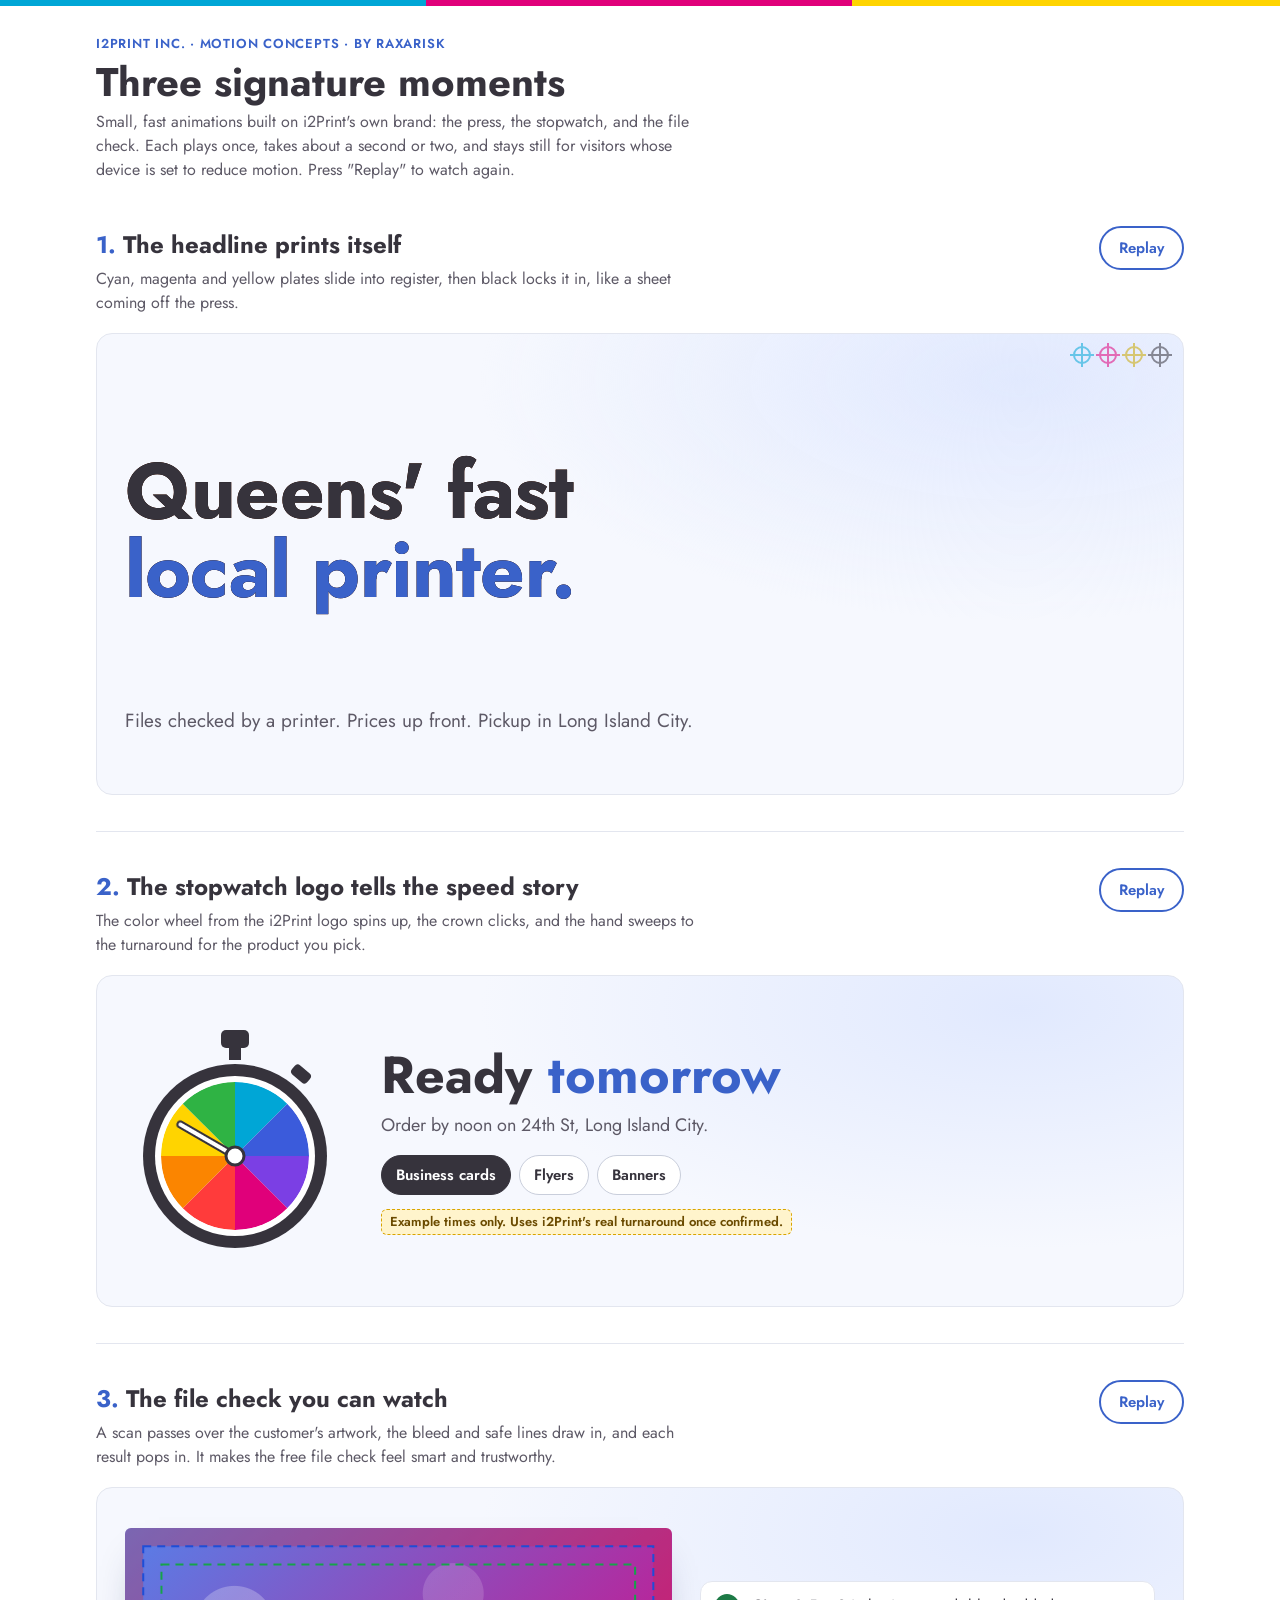
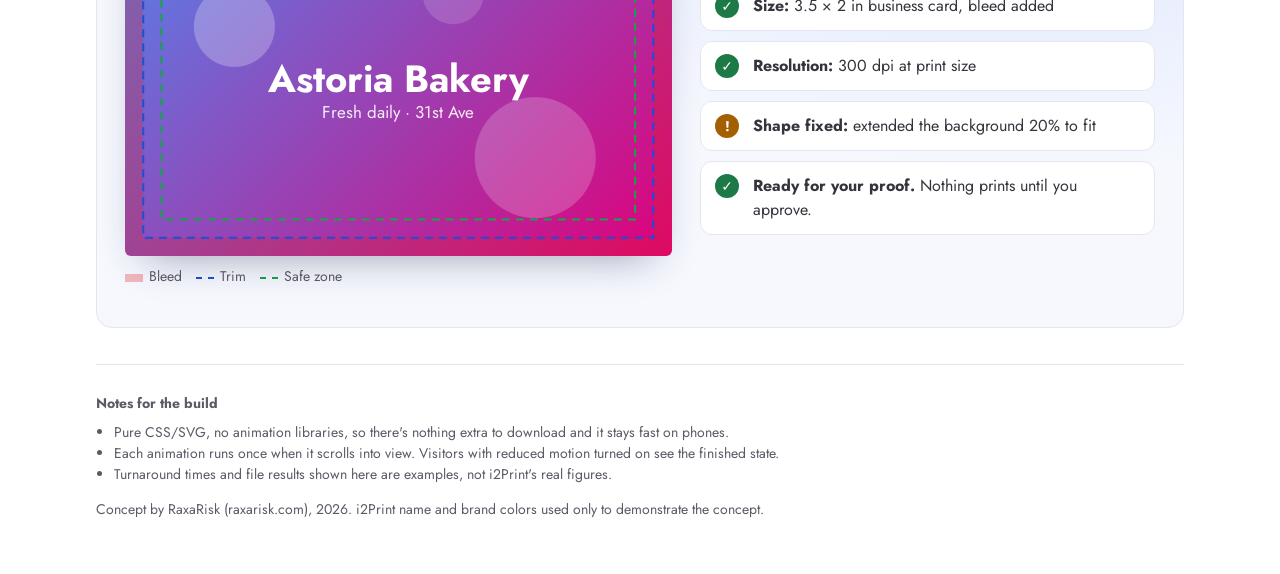
<file: 05-Mockup/animated-concepts.html>
<!doctype html>
<html lang="en">
<head>
<meta charset="utf-8">
<meta name="viewport" content="width=device-width, initial-scale=1">
<title>i2Print Motion Concepts</title>
<meta name="description" content="Three signature animation concepts for i2print inc., by RaxaRisk. Concept only.">
<link rel="preconnect" href="https://fonts.googleapis.com">
<link rel="preconnect" href="https://fonts.gstatic.com" crossorigin>
<link href="https://fonts.googleapis.com/css2?family=Jost:wght@400;500;600;700&display=swap" rel="stylesheet">
<style>
  :root {
    --blue: #3A62C9; --blue-pale: #E1E9FE; --orange: #FB8500; --ink: #36333C; --muted: #5d5966;
    --line: #e3e6ef; --pale: #F6F8FE; --cyan: #00A6D6; --magenta: #E0007A; --yellow: #FFD400; --ok: #1d7a46;
    --radius: 16px;
  }
  * { box-sizing: border-box; }
  body { margin: 0; font-family: "Jost", system-ui, sans-serif; color: var(--ink); background: var(--white, #fff); line-height: 1.5; }
  .wrap { max-width: 1120px; margin: 0 auto; padding: 0 16px; }
  .ink-bar { height: 6px; background: linear-gradient(90deg, var(--cyan) 0 33.3%, var(--magenta) 33.3% 66.6%, var(--yellow) 66.6%); }
  header { padding: 28px 0 8px; }
  header .eyebrow { font-weight: 600; color: var(--blue); letter-spacing: .06em; text-transform: uppercase; font-size: 13px; }
  header h1 { font-size: clamp(28px, 4vw, 40px); margin: 6px 0 6px; line-height: 1.1; }
  header p { margin: 0; color: var(--muted); max-width: 62ch; }
  section.demo { padding: 36px 0; border-bottom: 1px solid var(--line); }
  .demo-head { display: flex; flex-wrap: wrap; align-items: baseline; justify-content: space-between; gap: 8px 20px; margin-bottom: 18px; }
  .demo-head h2 { margin: 0; font-size: 24px; }
  .demo-head h2 span { color: var(--blue); }
  .demo-head p { margin: 4px 0 0; color: var(--muted); max-width: 60ch; font-size: 16px; }
  .replay { font: 600 15px "Jost", sans-serif; border-radius: 999px; padding: 9px 18px; border: 2px solid var(--blue); background: #fff; color: var(--blue); cursor: pointer; }
  .replay:hover { background: var(--blue-pale); }
  .stage { border-radius: var(--radius); background: radial-gradient(900px 400px at 85% 10%, var(--blue-pale), transparent 60%), var(--pale); border: 1px solid var(--line); padding: 40px 28px; overflow: hidden; }

  /* ---------- 1. CMYK registration headline ---------- */
  .reg { position: relative; display: inline-block; font-weight: 700; font-size: clamp(38px, 7vw, 78px); line-height: 1.02; letter-spacing: -.01em; }
  .reg .layer { position: absolute; inset: 0; mix-blend-mode: multiply; }
  .reg .base { visibility: hidden; }
  .reg .c { color: var(--cyan); } .reg .m { color: var(--magenta); } .reg .y { color: var(--yellow); }
  .reg .k { color: var(--ink); opacity: 0; mix-blend-mode: normal; }
  .reg .k em { font-style: normal; color: var(--blue); }
  .reg.run .c { animation: plate 1.1s cubic-bezier(.2,.8,.2,1) both; --dx: -26px; --dy: -14px; }
  .reg.run .m { animation: plate 1.1s .12s cubic-bezier(.2,.8,.2,1) both; --dx: 22px; --dy: 10px; }
  .reg.run .y { animation: plate 1.1s .24s cubic-bezier(.2,.8,.2,1) both; --dx: -12px; --dy: 18px; }
  .reg.run .k { animation: keyplate .5s 1.25s ease-out forwards; }
  @keyframes plate { from { transform: translate(var(--dx), var(--dy)); opacity: 0; } 30% { opacity: 1; } to { transform: none; opacity: 1; } }
  @keyframes keyplate { to { opacity: 1; } }
  .reg-sub { margin-top: 18px; color: var(--muted); font-size: 19px; opacity: 0; }
  .reg.run + .reg-sub { animation: fadeup .6s 1.6s ease-out forwards; }
  @keyframes fadeup { from { transform: translateY(8px); } to { opacity: 1; transform: none; } }
  .marks { position: absolute; top: 12px; right: 14px; display: flex; gap: 8px; opacity: .55; }
  .marks i { width: 18px; height: 18px; border-radius: 50%; border: 2px solid currentColor; position: relative; display: block; }
  .marks i::before, .marks i::after { content: ""; position: absolute; background: currentColor; }
  .marks i::before { left: 50%; top: -5px; bottom: -5px; width: 2px; transform: translateX(-50%); }
  .marks i::after { top: 50%; left: -5px; right: -5px; height: 2px; transform: translateY(-50%); }

  /* ---------- 2. Stopwatch ---------- */
  .watch-row { display: grid; grid-template-columns: auto 1fr; gap: 36px; align-items: center; }
  .watch { width: 220px; height: 250px; position: relative; }
  .watch svg { width: 100%; height: 100%; overflow: visible; }
  .wheel { transform-origin: 110px 140px; }
  .watch.run .wheel { animation: spin 1.4s cubic-bezier(.3,.1,.2,1) both; }
  @keyframes spin { from { transform: rotate(-540deg); } to { transform: rotate(0); } }
  .hand { transform-origin: 110px 140px; transform: rotate(0deg); }
  .watch.run .hand { animation: sweep 1.6s 1.2s cubic-bezier(.5,0,.2,1) forwards; }
  @keyframes sweep { to { transform: rotate(300deg); } }
  .watch.run .crown { animation: press .25s 1.05s ease-in-out 2; transform-origin: 110px 22px; }
  @keyframes press { 50% { transform: translateY(5px); } }
  .ready { font-weight: 700; font-size: clamp(30px, 4.6vw, 52px); line-height: 1.05; margin: 0; }
  .ready .when { color: var(--blue); display: inline-block; min-width: 6ch; }
  .ready-sub { color: var(--muted); margin: 10px 0 0; font-size: 18px; }
  .chip { display: inline-block; margin-top: 14px; font-size: 13px; font-weight: 600; color: #6b4b00; background: #fff4cc; border: 1px dashed #d9a400; border-radius: 6px; padding: 2px 8px; }
  .choices { display: flex; flex-wrap: wrap; gap: 8px; margin-top: 16px; }
  .choices button { font: 600 15px "Jost", sans-serif; padding: 8px 14px; border-radius: 999px; border: 1px solid #c9cedb; background: #fff; color: var(--ink); cursor: pointer; }
  .choices button[aria-pressed="true"] { background: var(--ink); color: #fff; border-color: var(--ink); }

  /* ---------- 3. File check scan ---------- */
  .scan-row { display: grid; grid-template-columns: 1.2fr 1fr; gap: 28px; align-items: center; }
  .art { position: relative; aspect-ratio: 3.75 / 2.25; border-radius: 6px; overflow: hidden; box-shadow: 0 18px 40px -20px rgba(20,30,70,.45); background: linear-gradient(135deg, #5680E9, #E0007A); }
  .art .bubbles { position: absolute; inset: 0; background:
      radial-gradient(circle at 20% 30%, rgba(255,255,255,.25) 0 40px, transparent 41px),
      radial-gradient(circle at 75% 70%, rgba(255,255,255,.2) 0 60px, transparent 61px),
      radial-gradient(circle at 60% 20%, rgba(255,255,255,.15) 0 30px, transparent 31px); }
  .art .name { position: absolute; inset: 0; display: grid; place-items: center; text-align: center; color: #fff; }
  .art .name b { font-size: clamp(22px, 3.6vw, 38px); display: block; line-height: 1.1; }
  .art .name span { font-size: clamp(13px, 1.6vw, 17px); opacity: .9; }
  .art svg { position: absolute; inset: 0; width: 100%; height: 100%; }
  .bleed { fill: rgba(220,38,38,.28); opacity: 0; }
  .trim, .safe { fill: none; stroke-width: 2; stroke-dasharray: 8 6; vector-effect: non-scaling-stroke; }
  .trim { stroke: #1d4ed8; } .safe { stroke: #16a34a; }
  .line-draw { stroke-dashoffset: 0; }
  .beam { position: absolute; top: 0; bottom: 0; width: 70px; left: -80px; background: linear-gradient(90deg, transparent, rgba(255,255,255,.75), transparent); mix-blend-mode: screen; opacity: 0; }
  .scan.run .beam { animation: beam 1.1s ease-in-out forwards; }
  @keyframes beam { 0% { left: -80px; opacity: 1; } 100% { left: 100%; opacity: 1; } }
  .scan .trim, .scan .safe { opacity: 0; }
  .scan.run .bleed { animation: show .4s 1.1s forwards; }
  .scan.run .trim { animation: show .01s 1.2s forwards, draw 1s 1.2s ease-out both; }
  .scan.run .safe { animation: show .01s 1.5s forwards, draw 1s 1.5s ease-out both; }
  @keyframes show { to { opacity: 1; } }
  @keyframes draw { from { stroke-dasharray: 0 2000; } to { stroke-dasharray: 8 6; } }
  .results { list-style: none; padding: 0; margin: 0; display: grid; gap: 10px; }
  .results li { display: grid; grid-template-columns: 28px 1fr; gap: 10px; align-items: start; background: #fff; border: 1px solid var(--line); border-radius: 12px; padding: 12px 14px; opacity: 0; transform: translateY(8px); font-size: 16px; }
  .results .ic { width: 24px; height: 24px; border-radius: 50%; display: grid; place-items: center; color: #fff; font-weight: 700; font-size: 14px; transform: scale(0); }
  .ic.ok { background: var(--ok); } .ic.warn { background: #a35f00; }
  .scan.run ~ .results li, .scan-row.run .results li { animation: rise .45s ease-out forwards; }
  .scan-row.run .results li .ic { animation: pop .35s cubic-bezier(.3,1.6,.5,1) forwards; }
  .scan-row.run .results li:nth-child(1), .scan-row.run .results li:nth-child(1) .ic { animation-delay: 1.9s; }
  .scan-row.run .results li:nth-child(2), .scan-row.run .results li:nth-child(2) .ic { animation-delay: 2.15s; }
  .scan-row.run .results li:nth-child(3), .scan-row.run .results li:nth-child(3) .ic { animation-delay: 2.4s; }
  .scan-row.run .results li:nth-child(4), .scan-row.run .results li:nth-child(4) .ic { animation-delay: 2.65s; }
  @keyframes rise { to { opacity: 1; transform: none; } }
  @keyframes pop { to { transform: scale(1); } }
  .legend { display: flex; flex-wrap: wrap; gap: 14px; margin-top: 10px; font-size: 14px; color: var(--muted); }
  .legend span::before { content: ""; display: inline-block; width: 18px; border-top: 2px dashed; margin-right: 6px; vertical-align: middle; }
  .legend .l1::before { border-top: 8px solid rgba(220,38,38,.3); } .legend .l2::before { border-color: #1d4ed8; } .legend .l3::before { border-color: #16a34a; }

  footer { padding: 28px 0 40px; color: var(--muted); font-size: 14px; }
  footer ul { margin: 8px 0 0; padding-left: 18px; }

  @media (max-width: 760px) {
    .watch-row, .scan-row { grid-template-columns: 1fr; }
    .watch { width: 170px; height: 194px; }
    .stage { padding: 28px 18px; }
  }

  /* Respect the device's reduced-motion setting: show the end state, no movement */
  @media (prefers-reduced-motion: reduce) {
    *, *::before, *::after { animation-duration: .01ms !important; animation-delay: 0s !important; animation-iteration-count: 1 !important; }
  }
</style>
</head>
<body>
<div class="ink-bar" aria-hidden="true"></div>
<header>
  <div class="wrap">
    <div class="eyebrow">i2print inc. · Motion concepts · by RaxaRisk</div>
    <h1>Three signature moments</h1>
    <p>Small, fast animations built on i2Print's own brand: the press, the stopwatch, and the file check. Each plays once, takes about a second or two, and stays still for visitors whose device is set to reduce motion. Press "Replay" to watch again.</p>
  </div>
</header>

<main class="wrap">

  <!-- 1. CMYK registration -->
  <section class="demo" aria-labelledby="d1">
    <div class="demo-head">
      <div>
        <h2 id="d1"><span>1.</span> The headline prints itself</h2>
        <p>Cyan, magenta and yellow plates slide into register, then black locks it in, like a sheet coming off the press.</p>
      </div>
      <button class="replay" type="button" data-replay="reg">Replay</button>
    </div>
    <div class="stage" style="position:relative">
      <div class="marks" aria-hidden="true"><i style="color:var(--cyan)"></i><i style="color:var(--magenta)"></i><i style="color:#c9a800"></i><i style="color:var(--ink)"></i></div>
      <h3 class="reg" id="reg" aria-label="Queens' fast local printer.">
        <span class="base" aria-hidden="true">Queens' fast<br>local printer.</span>
        <span class="layer c" aria-hidden="true">Queens' fast<br>local printer.</span>
        <span class="layer m" aria-hidden="true">Queens' fast<br>local printer.</span>
        <span class="layer y" aria-hidden="true">Queens' fast<br>local printer.</span>
        <span class="layer k" aria-hidden="true">Queens' fast<br><em>local printer.</em></span>
      </h3>
      <p class="reg-sub">Files checked by a printer. Prices up front. Pickup in Long Island City.</p>
    </div>
  </section>

  <!-- 2. Stopwatch -->
  <section class="demo" aria-labelledby="d2">
    <div class="demo-head">
      <div>
        <h2 id="d2"><span>2.</span> The stopwatch logo tells the speed story</h2>
        <p>The color wheel from the i2Print logo spins up, the crown clicks, and the hand sweeps to the turnaround for the product you pick.</p>
      </div>
      <button class="replay" type="button" data-replay="watch">Replay</button>
    </div>
    <div class="stage">
      <div class="watch-row">
        <div class="watch" id="watch" aria-hidden="true">
          <svg viewBox="0 0 220 250">
            <defs>
              <clipPath id="face"><circle cx="110" cy="140" r="74"/></clipPath>
            </defs>
            <rect class="crown" x="96" y="14" width="28" height="18" rx="5" fill="#36333C"/>
            <rect x="104" y="30" width="12" height="14" fill="#36333C"/>
            <rect x="166" y="52" width="20" height="12" rx="4" fill="#36333C" transform="rotate(40 176 58)"/>
            <circle cx="110" cy="140" r="92" fill="#36333C"/>
            <circle cx="110" cy="140" r="80" fill="#fff"/>
            <g clip-path="url(#face)">
              <g class="wheel">
                <path d="M110 140 L110 66 A74 74 0 0 1 162.3 87.7 Z" fill="#00A6D6"/>
                <path d="M110 140 L162.3 87.7 A74 74 0 0 1 184 140 Z" fill="#3b5bdb"/>
                <path d="M110 140 L184 140 A74 74 0 0 1 162.3 192.3 Z" fill="#7b3fe4"/>
                <path d="M110 140 L162.3 192.3 A74 74 0 0 1 110 214 Z" fill="#E0007A"/>
                <path d="M110 140 L110 214 A74 74 0 0 1 57.7 192.3 Z" fill="#ff3b3b"/>
                <path d="M110 140 L57.7 192.3 A74 74 0 0 1 36 140 Z" fill="#FB8500"/>
                <path d="M110 140 L36 140 A74 74 0 0 1 57.7 87.7 Z" fill="#FFD400"/>
                <path d="M110 140 L57.7 87.7 A74 74 0 0 1 110 66 Z" fill="#2fb344"/>
              </g>
            </g>
            <g class="hand"><rect x="107" y="74" width="6" height="70" rx="3" fill="#fff" stroke="#36333C" stroke-width="2"/></g>
            <circle cx="110" cy="140" r="9" fill="#fff" stroke="#36333C" stroke-width="3"/>
          </svg>
        </div>
        <div>
          <p class="ready">Ready <span class="when" id="when">tomorrow</span></p>
          <p class="ready-sub">Order by noon on 24th St, Long Island City.</p>
          <div class="choices" role="group" aria-label="Product">
            <button type="button" aria-pressed="true" data-when="tomorrow">Business cards</button>
            <button type="button" aria-pressed="false" data-when="in 2 days">Flyers</button>
            <button type="button" aria-pressed="false" data-when="in 3 days">Banners</button>
          </div>
          <span class="chip">Example times only. Uses i2Print's real turnaround once confirmed.</span>
        </div>
      </div>
    </div>
  </section>

  <!-- 3. File check scan -->
  <section class="demo" aria-labelledby="d3">
    <div class="demo-head">
      <div>
        <h2 id="d3"><span>3.</span> The file check you can watch</h2>
        <p>A scan passes over the customer's artwork, the bleed and safe lines draw in, and each result pops in. It makes the free file check feel smart and trustworthy.</p>
      </div>
      <button class="replay" type="button" data-replay="scan">Replay</button>
    </div>
    <div class="stage">
      <div class="scan-row" id="scanrow">
        <div>
          <div class="art scan" id="scan">
            <div class="bubbles"></div>
            <div class="name"><div><b>Astoria Bakery</b><span>Fresh daily · 31st Ave</span></div></div>
            <svg viewBox="0 0 375 225" preserveAspectRatio="none" aria-hidden="true">
              <path class="bleed" fill-rule="evenodd" d="M0 0H375V225H0Z M12.5 12.5V212.5H362.5V12.5Z"/>
              <rect class="trim" x="12.5" y="12.5" width="350" height="200"/>
              <rect class="safe" x="25" y="25" width="325" height="175"/>
            </svg>
            <div class="beam"></div>
          </div>
          <div class="legend"><span class="l1">Bleed</span><span class="l2">Trim</span><span class="l3">Safe zone</span></div>
        </div>
        <ul class="results" aria-live="polite">
          <li><span class="ic ok">✓</span><span><b>Size:</b> 3.5 × 2 in business card, bleed added</span></li>
          <li><span class="ic ok">✓</span><span><b>Resolution:</b> 300 dpi at print size</span></li>
          <li><span class="ic warn">!</span><span><b>Shape fixed:</b> extended the background 20% to fit</span></li>
          <li><span class="ic ok">✓</span><span><b>Ready for your proof.</b> Nothing prints until you approve.</span></li>
        </ul>
      </div>
    </div>
  </section>
</main>

<footer>
  <div class="wrap">
    <strong>Notes for the build</strong>
    <ul>
      <li>Pure CSS/SVG, no animation libraries, so there's nothing extra to download and it stays fast on phones.</li>
      <li>Each animation runs once when it scrolls into view. Visitors with reduced motion turned on see the finished state.</li>
      <li>Turnaround times and file results shown here are examples, not i2Print's real figures.</li>
    </ul>
    <p>Concept by RaxaRisk (raxarisk.com), 2026. i2Print name and brand colors used only to demonstrate the concept.</p>
  </div>
</footer>

<script>
(() => {
  const targets = {
    reg: document.getElementById("reg"),
    watch: document.getElementById("watch"),
    scan: document.getElementById("scan"),
  };
  const scanRow = document.getElementById("scanrow");

  function play(key) {
    const el = targets[key];
    const extra = key === "scan" ? scanRow : null;
    [el, extra].forEach(n => { if (!n) return; n.classList.remove("run"); void n.offsetWidth; n.classList.add("run"); });
  }

  // Reduced motion: show every finished state right away, no scroll trigger needed.
  if (matchMedia("(prefers-reduced-motion: reduce)").matches) Object.keys(targets).forEach(play);

  // Play each moment once when it scrolls into view.
  const io = new IntersectionObserver(entries => {
    entries.forEach(e => {
      if (!e.isIntersecting) return;
      const key = Object.keys(targets).find(k => targets[k] === e.target);
      if (key) { play(key); io.unobserve(e.target); }
    });
  }, { threshold: 0.4 });
  Object.values(targets).forEach(t => io.observe(t));

  document.querySelectorAll("[data-replay]").forEach(b => b.addEventListener("click", () => play(b.dataset.replay)));

  const when = document.getElementById("when");
  document.querySelectorAll(".choices button").forEach(b => b.addEventListener("click", () => {
    document.querySelectorAll(".choices button").forEach(o => o.setAttribute("aria-pressed", String(o === b)));
    when.textContent = b.dataset.when;
    play("watch");
  }));

  window.__motion = { play };
})();
</script>
</body>
</html>
</file>
